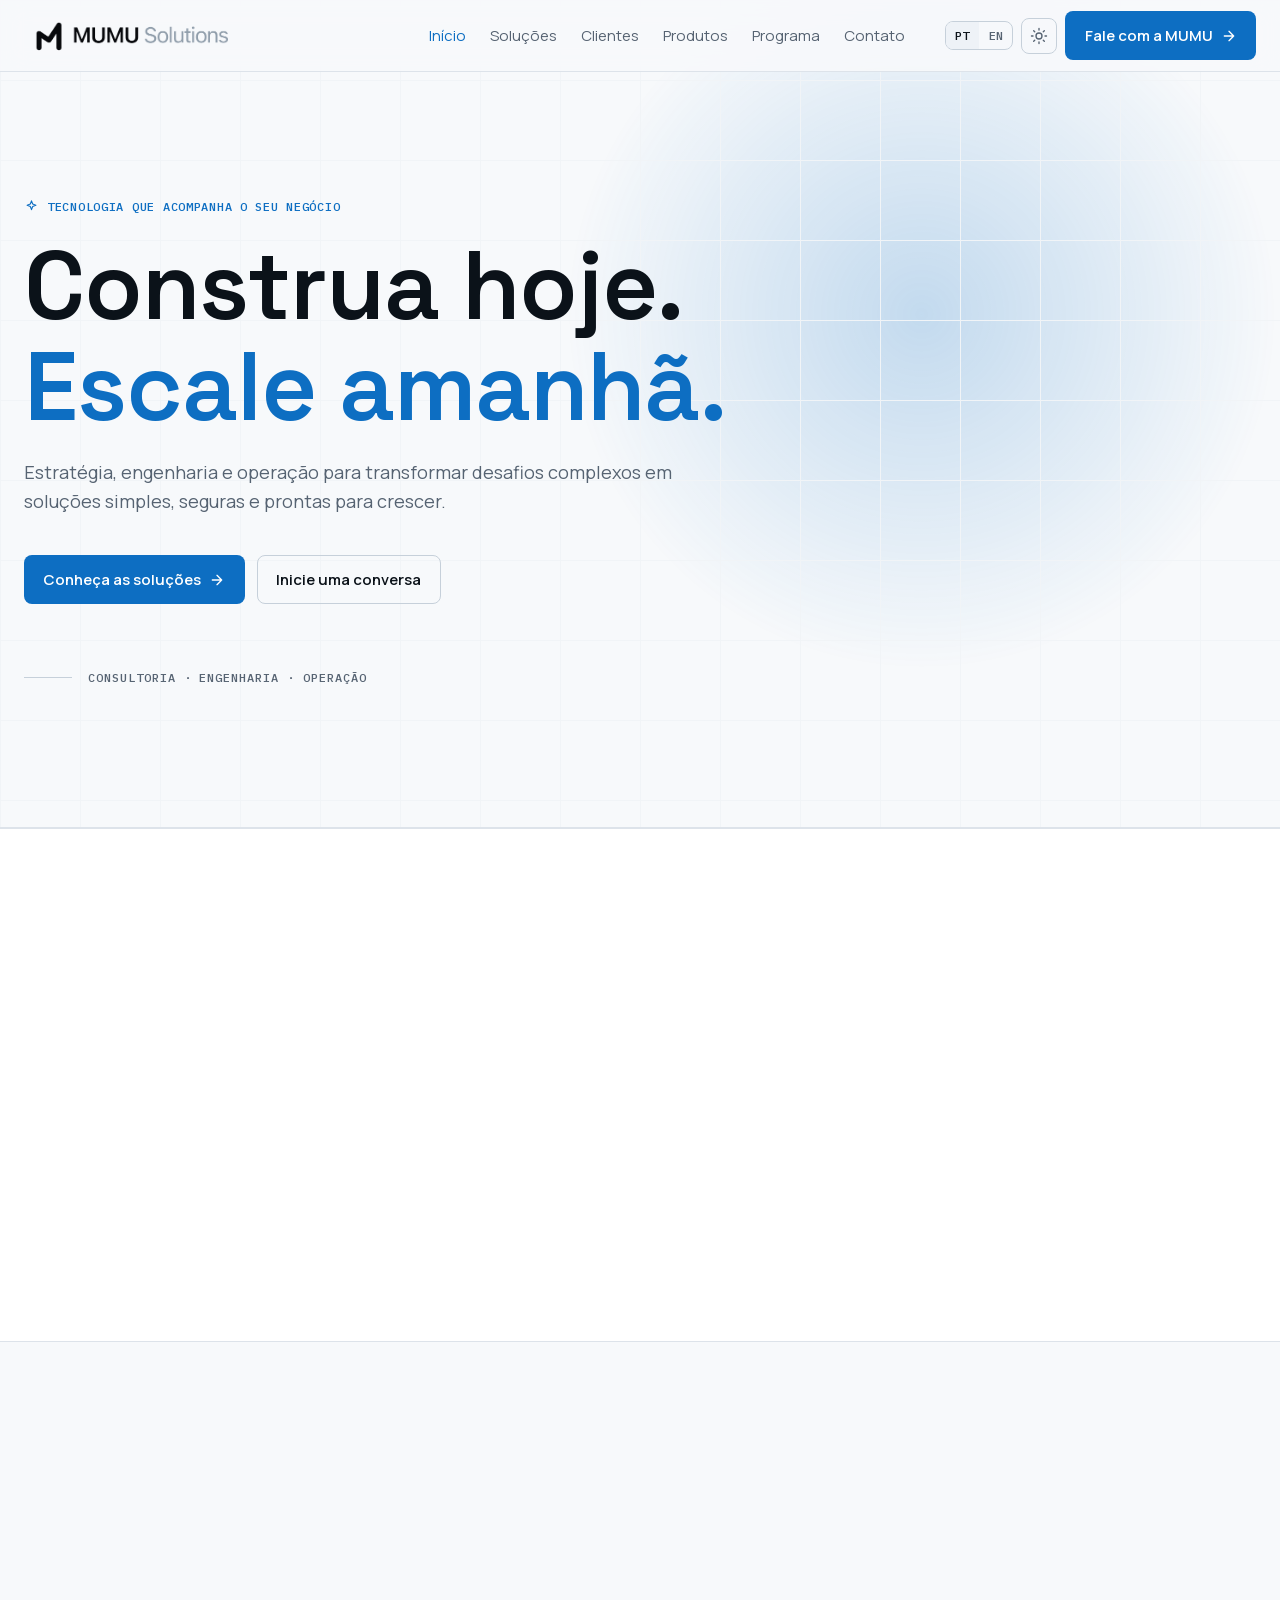
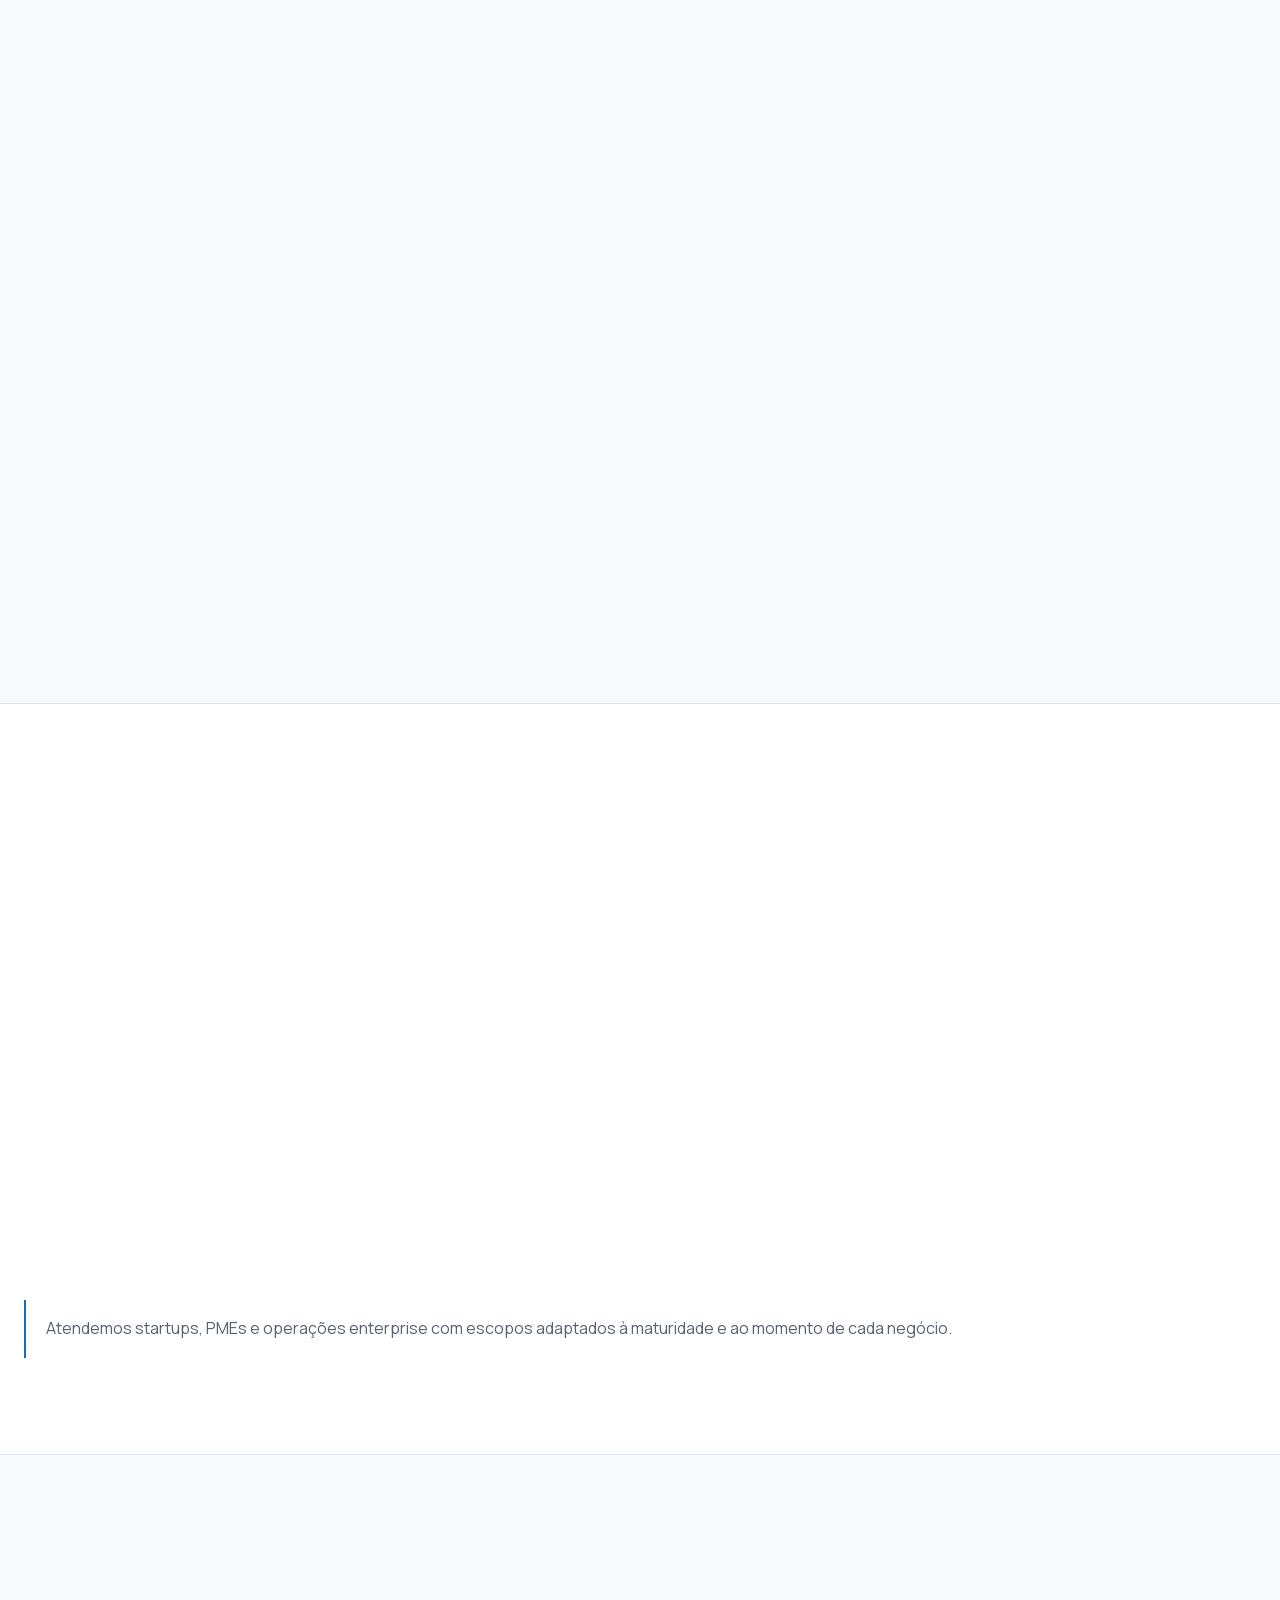
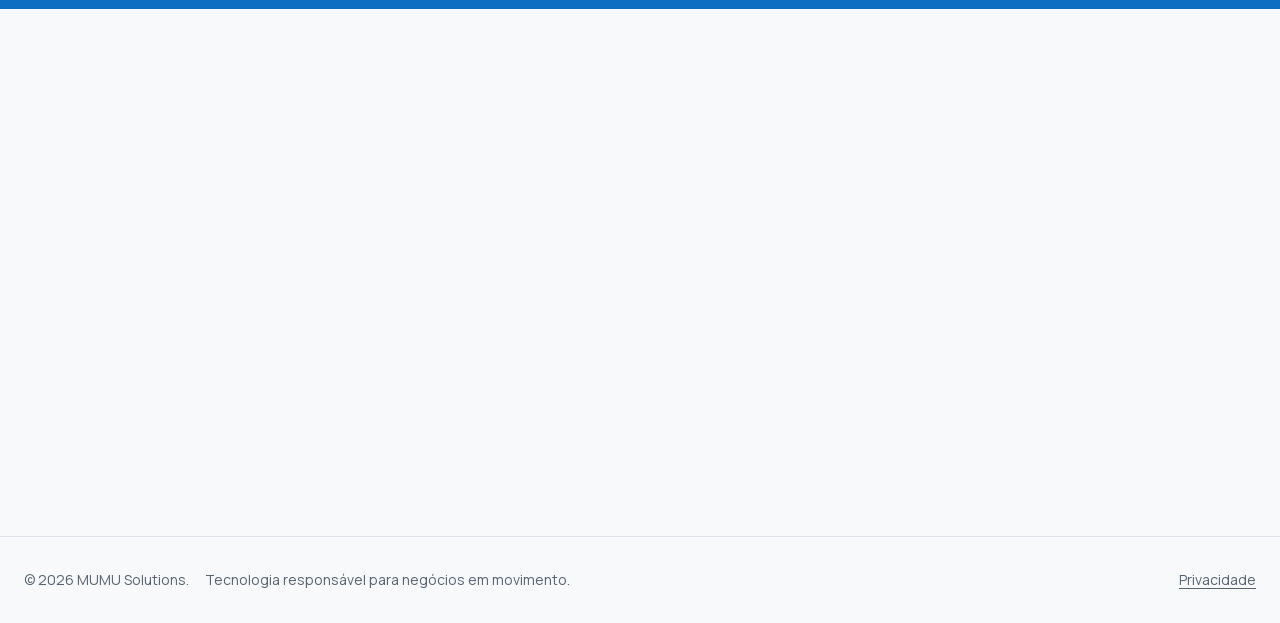
<file: index.html>
<!DOCTYPE html>
<!--
  MUMU Solutions — institutional site
  Static HTML/CSS/JS. No build step, no dependencies. Two scripts come from
  another host: the Cloudflare Web Analytics beacon (injected at the edge) and
  the Google AdSense loader. Both are named in the CSP and in the privacy
  dialog, and nothing else off-host is allowed to load.

  Structure
    <style>   design tokens -> base -> per-section blocks, in document order
    <body>    header / sections (home, about, solutions, industries, products,
              program, contact) / footer / privacy dialog
    <script>  theme, language, navigation, reveal-on-scroll

  Two invariants to keep when editing:
    1. Every visible string exists twice: data-lang="pt" and data-lang="en"
       siblings. A lone one disappears when the visitor switches language.
    2. Every CSS token is declared in BOTH :root and html[data-theme="light"].
       A token in only one block makes that theme fall back silently.

  Check both with:  python3 ~/.claude/skills/static-site-audit/scripts/audit_site.py .
-->
<!-- brand-version: 1.1.0 — logo, favicons and share image are copied
     verbatim from mumu-solutions/mumu-branding dist/assets and dist/brand-kit at that tag. See
     images/brand/MANIFEST.json for what generated each file. -->
<html lang="pt-BR" data-theme="dark">
<head>
<meta charset="UTF-8">
<meta name="viewport" content="width=device-width, initial-scale=1">

<!-- Content Security Policy. Must stay near the top of <head>: a meta CSP only
     governs what is fetched after it is parsed.

     default-src is 'none', so anything not named below is denied rather than
     inherited. Every type this page actually loads has its own directive; there
     is no media, no iframe, no worker and no manifest to allow.

     script-src and style-src carry a sha256 of each inline block, and no
     'unsafe-inline' anywhere. Edit any <script> or the <style> and its hash
     changes — the browser then refuses that block, which for style-src means the
     page renders completely unstyled. tools/check_csp_hashes.py recomputes both
     and the deploy workflow fails on a mismatch. Do not hand-edit the hashes:

         python3 tools/check_csp_hashes.py --fix

     That guard is what makes hashing the stylesheet safe. Without it, hashing
     23 KB of hand-edited CSS would be reckless — the failure is silent, total,
     and months could pass before anyone noticed.

     Hashes cannot cover style="..." attributes, only 'unsafe-inline' can, which
     would in turn be ignored the moment a hash is present. So the two former
     style="margin-top:0" attributes became the .lead-flush class. Keep it that
     way: a new style attribute anywhere on this page will silently not apply.

     cloudflareinsights.com is allowed because the privacy section says Web
     Analytics runs. It IS injected — a Lighthouse run shows Cloudflare adding
     beacon.min.js (10.2 KB, ~289 ms) at the edge, even though it appears
     nowhere in this file. An earlier version of this comment said it was not
     injected; that was wrong and the CSP entry is load-bearing, not a
     precaution. It is now the site's only analytics: Google Analytics was
     removed in 1.5.0, leaving the cookieless Cloudflare beacon as the single
     measurement path.

     AdSense is NOT loaded here. The tag was removed in 1.7.0 because it cost
     about 20 points of Lighthouse performance and 2.3s of mobile LCP while
     rendering nothing — frame-src is closed, so every ad frame was blocked by
     this very policy. Measured on the live site, same URL, blocking only the
     ad hosts: performance 74.7 -> 94.5, LCP 4831ms -> 2521ms, TBT 68ms -> 0.

     The ownership meta and ads.txt stay, because the account is still awaiting
     approval and both are how Google verifies the domain. ADSENSE.md has the
     exact steps to put the loader back.

     frame-ancestors is deliberately ABSENT from this policy, and must not be
     added back: browsers ignore it in a meta CSP, so listing it here only ever
     looked protective. It lived here until 1.8.0, and the site was framable
     that whole time. It is now a Cloudflare response header, present on every
     response including the error pages, where it actually blocks framing.
     tools/check_security.py asserts this meta does NOT carry it, and
     tools/check_live.sh asserts the real header does. See SECURITY-HEADERS.md.

     The rest cannot be expressed here at all — HSTS, X-Content-Type-Options,
     COOP, COEP, CORP and the HTTP->HTTPS redirect are response headers or infra.
     See SECURITY-HEADERS.md for the Cloudflare side. -->
<meta http-equiv="Content-Security-Policy" content="default-src 'none'; base-uri 'self'; object-src 'none'; form-action 'self'; img-src 'self'; font-src 'self'; style-src 'self' 'sha256-u1rF+gBQKm/E9ydjFjyHyHUXrpiFMne2IlD18TnF8OQ='; script-src 'self' 'sha256-4Ujx3wWgCFYHdDZdnzUwDF9UEooXQmQgLOSq/F3eP+U=' 'sha256-zkNfEK02bw+wJAKp74YAAOsgs1CgkqopHDj97A+iVyA=' https://static.cloudflareinsights.com; connect-src 'self' https://cloudflareinsights.com; upgrade-insecure-requests">

<!-- Referrer-Policy. The meta form is honoured by browsers; the header form is
     set in Cloudflare too, so a scanner sees it. -->
<meta name="referrer" content="strict-origin-when-cross-origin">

<!-- The <title> is the search result, so it names the category someone would
     actually type. og:title below keeps the slogan, because a share in
     WhatsApp or LinkedIn is brand context, not a search query. -->
<title>MUMU Solutions — Consultoria e engenharia de tecnologia</title>
<meta name="description" content="Consultoria, engenharia, cloud e segurança para empresas prontas para crescer. Estratégia e execução que transformam desafios em soluções que escalam.">
<meta name="author" content="MUMU Solutions">
<!-- Ownership check for AdSense: it proves this domain belongs to the
     publisher account, independently of the loader script further down. It
     stays even after the site is verified — removing it can un-verify the
     domain. Not a duplicate of ads.txt, which answers a different question
     (who may sell this inventory) for a different reader (ad buyers). -->
<meta name="google-adsense-account" content="ca-pub-1351604242843112">
<!-- Mirrors the VERSION file so the deployed build is identifiable without
     guessing from a commit: curl the page and read it. The two must agree —
     tools/check_version.py enforces that on every deploy. Do not edit this by
     hand; edit VERSION and run the script with --sync. -->
<meta name="version" content="1.8.3">
<link rel="canonical" href="https://mumu.solutions/">
<!-- No hreflang alternates on purpose. Both languages live in this one
     document, so ?lang=en is the same URL with the same canonical — an
     hreflang pair pointing at it would not be reciprocal and search engines
     ignore non-reciprocal annotations. ?lang=en still works as a shareable
     link for the English version. If English ever needs to rank on its own,
     it needs a real second document (/en/), not an annotation. -->
<meta name="robots" content="index, follow, max-image-preview:large">
<meta name="color-scheme" content="dark light">
<meta name="theme-color" content="#07090c" media="(prefers-color-scheme: dark)">
<meta name="theme-color" content="#f7f9fb" media="(prefers-color-scheme: light)">

<meta property="og:type" content="website">
<meta property="og:site_name" content="MUMU Solutions">
<meta property="og:locale" content="pt_BR">
<meta property="og:locale:alternate" content="en_US">
<meta property="og:title" content="MUMU Solutions — Tecnologia para crescer">
<meta property="og:description" content="Estratégia, engenharia e operação para transformar desafios complexos em soluções simples, seguras e prontas para crescer.">
<meta property="og:url" content="https://mumu.solutions/">
<meta property="og:image" content="https://mumu.solutions/images/brand/og-pt.png">
<meta property="og:image:width" content="1200">
<meta property="og:image:height" content="630">
<meta property="og:image:alt" content="MUMU Solutions — Construa hoje. Escale amanhã.">
<meta name="twitter:card" content="summary_large_image">
<meta name="twitter:title" content="MUMU Solutions — Tecnologia para crescer">
<meta name="twitter:description" content="Estratégia, engenharia e operação para transformar desafios complexos em soluções simples, seguras e prontas para crescer.">
<meta name="twitter:image" content="https://mumu.solutions/images/brand/og-pt.png">
<meta name="twitter:image:alt" content="MUMU Solutions — Construa hoje. Escale amanhã.">

<!-- Generated by the brand repo from brand/source/logo/mark-ascend.svg and
     copied in verbatim; sizes come from brand/tokens/formats.yaml, which
     registers PNG at 16/32/48, and the v0.4.0 brand kit adds a real
     multi-resolution .ico for the browser tab. -->
<link rel="icon" href="images/brand/favicon.ico" sizes="any">
<link rel="icon" type="image/png" sizes="16x16" href="images/brand/favicon-16.png">
<link rel="icon" type="image/png" sizes="32x32" href="images/brand/favicon-32.png">
<link rel="icon" type="image/png" sizes="48x48" href="images/brand/favicon-48.png">
<link rel="apple-touch-icon" sizes="180x180" href="images/brand/apple-touch-icon-180.png">
<link rel="sitemap" type="application/xml" href="sitemap.xml">

<!-- Fonts are self-hosted: no third-party request, no DNS/TLS round trip.
     The markup now reaches no other host at all. Cloudflare injects one at
     the edge, its Web Analytics beacon, which is why cloudflareinsights.com
     is in the CSP without appearing anywhere in this file. Do not "clean up"
     that entry. The privacy notice describes it. -->
<link rel="preload" href="fonts/manrope-latin.woff2" as="font" type="font/woff2" crossorigin>
<link rel="preload" href="fonts/space-grotesk-600-latin.woff2" as="font" type="font/woff2" crossorigin>
<!-- All three faces are preloaded, and the mono one earns it: .eyebrow is the
     first line of the hero, above the fold, and .switch button is the PT/EN
     control in the header. Without this line the browser cannot know it needs
     the file until it has parsed the stylesheet and matched those rules, which
     put it at the end of a request chain — Lighthouse measured 622 ms of
     critical-path latency with this file at the tail. A preload is only waste
     when the font is not needed early; here it is. -->
<link rel="preload" href="fonts/ibm-plex-mono-500-latin.woff2" as="font" type="font/woff2" crossorigin>


<script>
  /* Runs before first paint so the page never flashes the wrong theme or language. */
  (function () {
    var d = document.documentElement;
    try {
      var t = localStorage.getItem('mumu-theme');
      d.dataset.theme = t || (matchMedia('(prefers-color-scheme: light)').matches ? 'light' : 'dark');
      /* pt-BR is the default language of this site. English is a choice the
         visitor makes (the EN button, or ?lang=en), and it is remembered —
         the browser's locale never decides for them, so the page a Brazilian
         visitor lands on is always the Portuguese one. */
      var q = new URLSearchParams(location.search).get('lang');
      var stored = localStorage.getItem('mumu-lang');
      var l = (q === 'en' || q === 'pt') ? q
            : (stored === 'en' || stored === 'pt') ? stored
            : 'pt';
      /* data-language, not data-lang: data-lang belongs to the content pairs
         and the CSS below hides every [data-lang] that is not active. On the
         root element that would blank the whole page until JS runs. */
      d.dataset.language = l;
      d.lang = l === 'en' ? 'en' : 'pt-BR';
    } catch (e) { d.dataset.theme = 'dark'; d.dataset.language = 'pt'; }
  })();
</script>

<style>
/* ------------------------------------------------------------------ fonts */
@font-face{font-family:Manrope;src:url(fonts/manrope-latin.woff2) format('woff2');font-weight:200 800;font-style:normal;font-display:swap;unicode-range:U+0000-00FF,U+0131,U+0152-0153,U+02BB-02BC,U+02C6,U+02DA,U+02DC,U+0304,U+0308,U+0329,U+2000-206F,U+20AC,U+2122,U+2191,U+2193,U+2212,U+2215,U+FEFF,U+FFFD}
@font-face{font-family:'Space Grotesk';src:url(fonts/space-grotesk-600-latin.woff2) format('woff2');font-weight:600;font-style:normal;font-display:swap;unicode-range:U+0000-00FF,U+0131,U+0152-0153,U+02BB-02BC,U+02C6,U+02DA,U+02DC,U+0304,U+0308,U+0329,U+2000-206F,U+20AC,U+2122,U+2191,U+2193,U+2212,U+2215,U+FEFF,U+FFFD}
@font-face{font-family:'IBM Plex Mono';src:url(fonts/ibm-plex-mono-500-latin.woff2) format('woff2');font-weight:500;font-style:normal;font-display:swap;unicode-range:U+0000-00FF,U+0131,U+0152-0153,U+02BB-02BC,U+02C6,U+02DA,U+02DC,U+0304,U+0308,U+0329,U+2000-206F,U+20AC,U+2122,U+2191,U+2193,U+2212,U+2215,U+FEFF,U+FFFD}

/* ----------------------------------------------------------------- tokens */
/* Each block declares the same key set, twice: hex, then the same colour in
   oklch for browsers that support it.
   The hex is canonical — that is brand decision D2 in mumu-solutions/mumu-branding
   — and every oklch value here is derived from the hex above it, never typed by
   hand, at the brand's precision floor (lightness 2dp, chroma 4dp, hue 2dp).
   Below that floor hex -> oklch -> hex stops round-tripping exactly.
   So the two branches now render the same colour; the @supports split is one
   colour expressed twice, not a second opinion about the palette.
   Check it with: python3 tools/brand_drift.py
   The alpha on --border/--border-strong is deliberate: the hex fallback is
   opaque, the oklch branch is translucent. */
:root{
  --bg-body:#07090c;
  --bg-surface:#0a0d11;
  --bg-card:#0d1117;
  --bg-chip:#0f171f;
  --fg:#f0f6fa;
  --fg-muted:#8f9daa;
  --primary:#3fa0ef;
  --primary-fg:#04070b;
  --border:#1c2530;
  --border-strong:#2a3644;
  --shadow:0 24px 60px -30px #000;
  --radius:.5rem;
  --maxw:80rem;
  --pad:1.5rem;
  --nav-h:4.5rem;
  --font-sans:Manrope,system-ui,-apple-system,'Segoe UI',sans-serif;
  --font-display:'Space Grotesk',Manrope,system-ui,sans-serif;
  --font-mono:'IBM Plex Mono',ui-monospace,SFMono-Regular,Menlo,monospace;
}
@supports (color:oklch(0% 0 0)){
  :root{
    --bg-body:oklch(13.86% 0.0077 255.5);
    --bg-surface:oklch(15.77% 0.0099 255.69);
    --bg-card:oklch(17.63% 0.014 258.36);
    --bg-chip:oklch(20.06% 0.0201 248.86);
    --fg:oklch(96.98% 0.0083 236.56);
    --fg-muted:oklch(68.91% 0.0249 246.17);
    --primary:oklch(68.49% 0.1472 246.91);
    --primary-fg:oklch(12.61% 0.0122 248.87);
    --border:oklch(26.1% 0.0244 253.72 / .7);
    --border-strong:oklch(32.81% 0.0297 252.59 / .8);
  }
}
html[data-theme="light"]{
  --bg-body:#f7f9fb;
  --bg-surface:#ffffff;
  --bg-card:#ffffff;
  --bg-chip:#eef2f7;
  --fg:#0b1219;
  --fg-muted:#566372;
  --primary:#0d6ec2;
  --primary-fg:#ffffff;
  --border:#dde3ea;
  --border-strong:#c6d0da;
  --shadow:0 24px 60px -34px #24344a40;
  --radius:.5rem;
  --maxw:80rem;
  --pad:1.5rem;
  --nav-h:4.5rem;
  --font-sans:Manrope,system-ui,-apple-system,'Segoe UI',sans-serif;
  --font-display:'Space Grotesk',Manrope,system-ui,sans-serif;
  --font-mono:'IBM Plex Mono',ui-monospace,SFMono-Regular,Menlo,monospace;
}
@supports (color:oklch(0% 0 0)){
  html[data-theme="light"]{
    --bg-body:oklch(98.12% 0.0034 247.86);
    --bg-surface:oklch(100% 0 0);
    --bg-card:oklch(100% 0 0);
    --bg-chip:oklch(95.95% 0.008 253.85);
    --fg:oklch(17.86% 0.0181 248.87);
    --fg-muted:oklch(49.43% 0.0289 252.11);
    --primary:oklch(53.4% 0.1537 251.84);
    --primary-fg:oklch(100% 0 0);
    --border:oklch(91.33% 0.0115 252.09);
    --border-strong:oklch(85.29% 0.0177 248.04);
  }
}

/* ------------------------------------------------------------------- base */
*,*::before,*::after{box-sizing:border-box}
html{scroll-behavior:smooth;-webkit-text-size-adjust:100%}
body{
  margin:0;background:var(--bg-body);color:var(--fg);
  font-family:var(--font-sans);font-size:1rem;line-height:1.6;
  -webkit-font-smoothing:antialiased;overflow-x:hidden;
}
h1,h2,h3{font-family:var(--font-display);font-weight:600;line-height:1.05;margin:0;letter-spacing:-.01em}
p{margin:0}
img{max-width:100%;height:auto}
svg{flex:none}
a{color:inherit;text-decoration:none;-webkit-tap-highlight-color:transparent}
:focus-visible{outline:2px solid var(--primary);outline-offset:3px;border-radius:2px}
.container{max-width:var(--maxw);margin:0 auto;padding:0 var(--pad)}
section{scroll-margin-top:var(--nav-h)}
.skip{position:absolute;left:-9999px;top:0;z-index:100;padding:.75rem 1rem;background:var(--primary);color:var(--primary-fg);border-radius:0 0 var(--radius) 0}
.skip:focus{left:0}

/* Language pairs: both languages ship in the HTML, CSS hides one.

   This used to read `[data-lang]:not(.on){display:none}`, with the .on class
   added by setLanguage() in the script before </body>. That meant all 154
   language elements — the whole hero, every section, the footer — started
   hidden and became visible only once that script ran, at the very end of the
   document. Two measurable costs:

     LCP  the <h1> could not paint until the JS had run, so the largest
          element was gated behind parsing the entire page first.
     CLS  154 elements went from display:none to visible in one frame,
          reflowing everything below them.

   The fix costs nothing, because the head script already sets
   data-language on <html> BEFORE first paint. Keying off that attribute
   means the correct language is painted immediately and never moves.

   Still written to only ever HIDE the inactive side, which is what the old
   :not(.on) form was protecting: the visible element keeps whatever display
   its own class gives it, so `.eyebrow{display:inline-flex}` still works.
   Two attribute selectors plus html outrank any single class. */
html[data-language="pt"] [data-lang="en"],
html[data-language="en"] [data-lang="pt"]{display:none}

.eyebrow{
  display:inline-flex;align-items:center;gap:.5rem;color:var(--primary);
  font-family:var(--font-mono);font-size:.75rem;font-weight:500;
  text-transform:uppercase;letter-spacing:.06em;margin:0 0 1.25rem;
}
.lead{color:var(--fg-muted);font-size:1.125rem;max-width:44rem;margin-top:1.25rem}
/* Was style="margin-top:0" on two paragraphs. A style attribute cannot be
   covered by a CSP hash — only 'unsafe-inline' allows it — so the two of them
   were the sole reason style-src had to stay open. Cheaper as a class. */
.lead.lead-flush{margin-top:0}
.section-head h2{font-size:clamp(2rem,4.5vw,3rem);max-width:52rem}
.btn{
  /* nowrap + no shrink: as a flex item the label was collapsing to two or
     three lines long before the header ran out of room */
  display:inline-flex;align-items:center;gap:.5rem;padding:.7rem 1.15rem;
  white-space:nowrap;flex:none;
  border:1px solid transparent;border-radius:var(--radius);
  font-family:inherit;font-size:.9375rem;font-weight:600;cursor:pointer;
  transition:transform .15s ease,background-color .15s ease,border-color .15s ease;
}
.btn:hover{transform:translateY(-1px)}
.btn-primary{background:var(--primary);color:var(--primary-fg)}
.btn-ghost{background:transparent;color:var(--fg);border-color:var(--border-strong)}
.btn-ghost:hover{border-color:var(--primary);color:var(--primary)}

/* ----------------------------------------------------------------- header */
.site-header{
  position:fixed;inset:0 0 auto;z-index:50;height:var(--nav-h);
  border-bottom:1px solid var(--border);
  background:color-mix(in srgb,var(--bg-body) 88%,transparent);
  backdrop-filter:blur(14px);
}
.site-header .container{display:flex;align-items:center;gap:1rem;height:100%}
/* Wordmark at 40px tall — the brand kit's site-header slot and its 40px
   minimum. USAGE.md says "SVG sempre que possível", and that qualifier fails
   here: the kit's wordmark SVG draws its text as live <text font-family="Space
   Grotesk, Manrope…"> with no embedded font, and an SVG used as a background
   image is isolated from this page's @font-face — measured, the brand faces
   substitute (Manrope's "Solutions" is 111.2px, what actually paints is 100px).
   The brand's own PNG export was rasterised server-side with the real faces, so
   it is the variant that shows the brand's typography. Revisit when the kit
   outlines its text.
   `-light-` is light ink for dark grounds, `-dark-` the reverse.
   Clear space is 0.25x the mark height (10px) on all sides. background-size
   uses `auto 40px` so the 248:48 artwork is never compressed. */
.brand{
  display:block;flex:none;width:206px;height:40px;padding:10px;box-sizing:content-box;
  background:url(images/brand/logo-wordmark-light-480.png) center/auto 40px no-repeat;
}
html[data-theme="light"] .brand{background-image:url(images/brand/logo-wordmark-dark-480.png)}
@media (min-resolution:1.5dppx){
  .brand{background-image:url(images/brand/logo-wordmark-light-960.png)}
  html[data-theme="light"] .brand{background-image:url(images/brand/logo-wordmark-dark-960.png)}
}
/* No small-screen shrink: logo.yaml's min_size_px is 40 and USAGE.md states it
   flatly. The 206px lockup plus clear space fits a 320px viewport. */
@media (max-width:420px){ .brand{padding:10px 8px} }
.nav{display:flex;align-items:center;gap:1.5rem;margin-left:auto}
.nav a{color:var(--fg-muted);font-size:.9375rem;transition:color .15s}
.nav a:hover,.nav a.active{color:var(--fg)}
.nav a.active{color:var(--primary)}
.header-tools{display:flex;align-items:center;gap:.5rem;margin-left:1.5rem}
.switch{display:flex;border:1px solid var(--border-strong);border-radius:var(--radius);overflow:hidden}
.switch button{
  padding:.35rem .6rem;background:transparent;border:0;cursor:pointer;
  color:var(--fg-muted);font-family:var(--font-mono);font-size:.75rem;font-weight:500;
}
.switch button[aria-pressed="true"]{background:var(--bg-chip);color:var(--fg)}
.icon-btn{
  display:grid;place-items:center;width:2.25rem;height:2.25rem;padding:0;
  background:transparent;color:var(--fg-muted);cursor:pointer;
  border:1px solid var(--border-strong);border-radius:var(--radius);
}
.icon-btn:hover{color:var(--fg)}
.menu-btn{display:none}
/* The wordmark lockup is wider than the old badge, so between roughly 1024
   and 1090px the CTA collided with the container edge. Retire it just above
   that band — "Contato" in the nav and the hero buttons both still lead there. */
@media (max-width:1119px){ .header-cta{display:none} }
@media (max-width:1023px){
  .nav{
    position:fixed;top:var(--nav-h);left:0;right:0;flex-direction:column;
    align-items:stretch;gap:0;margin:0;padding:.5rem var(--pad) 1.25rem;
    background:var(--bg-surface);border-bottom:1px solid var(--border);
    transform:translateY(-130%);transition:transform .25s ease;
  }
  .nav.open{transform:translateY(0)}
  .nav a{padding:.85rem 0;border-bottom:1px solid var(--border);font-size:1rem}
  .header-tools{margin-left:auto}
  .menu-btn{display:grid}
  .header-cta{display:none}
}
/* The wordmark can go on a narrow screen — the language switch cannot, or an
   English-speaking visitor on a phone has no way out of Portuguese. */
@media (max-width:479px){
  .switch button{padding:.35rem .45rem}
  .header-tools{gap:.35rem}
}

/* ------------------------------------------------------------------- hero */
#home{
  position:relative;display:flex;align-items:center;
  min-height:92svh;padding:calc(var(--nav-h) + 4rem) 0 5rem;
  border-bottom:1px solid var(--border);overflow:hidden;
}
.hero-grid{
  position:absolute;inset:0;opacity:.6;pointer-events:none;
  background-image:
    linear-gradient(to right,var(--border) 1px,transparent 1px),
    linear-gradient(to bottom,var(--border) 1px,transparent 1px),
    radial-gradient(circle at 72% 38%,var(--primary),transparent 34%);
  background-size:80px 80px,80px 80px,auto;
}
/* the same glow that reads as depth on black reads as a stain on white */
html[data-theme="light"] .hero-grid{opacity:.22}
/* the hero centres its container as a flex item, so it needs an explicit
   width or it shrinks to fit its text and drifts to the middle */
#home .container{position:relative;width:100%}
#home h1{font-size:clamp(2.75rem,8vw,6rem)}
#home h1 .accent{color:var(--primary)}
.hero-actions{display:flex;flex-wrap:wrap;gap:.75rem;margin-top:2.5rem}
.hero-note{
  display:flex;align-items:center;gap:1rem;margin-top:4rem;
  color:var(--fg-muted);font-family:var(--font-mono);font-size:.75rem;
  text-transform:uppercase;letter-spacing:.08em;
}
.hero-note::before{content:"";width:3rem;height:1px;background:var(--border-strong)}

/* --------------------------------------------------------------- sections */
.band{padding:6rem 0}
.band-surface{background:var(--bg-surface);border-block:1px solid var(--border)}
@media (max-width:767px){ .band{padding:4rem 0} }

/* manifesto */
.manifesto{display:grid;gap:3rem;grid-template-columns:1fr}
@media (min-width:900px){ .manifesto{grid-template-columns:1fr 1fr;gap:4rem} }
.manifesto h2{font-size:clamp(1.85rem,3.6vw,2.75rem)}
.points{list-style:none;margin:2.5rem 0 0;padding:0}
.points li{display:flex;align-items:center;gap:.85rem;padding:1.1rem 0;border-top:1px solid var(--border);font-weight:500}
.points li:last-child{border-bottom:1px solid var(--border)}
.points .dot{display:grid;place-items:center;width:1.75rem;height:1.75rem;border-radius:50%;background:var(--bg-chip);color:var(--primary)}

/* bordered grid: cards share hairlines instead of gaps */
.grid-cards{
  margin-top:3.5rem;display:grid;grid-template-columns:1fr;
  border:1px solid var(--border);border-radius:var(--radius);overflow:hidden;
}
.grid-cards.cols-2{grid-template-columns:1fr}
@media (min-width:768px){ .grid-cards.cols-2{grid-template-columns:1fr 1fr} }
@media (min-width:768px){ .grid-cards.cols-4{grid-template-columns:1fr 1fr} }
@media (min-width:1100px){ .grid-cards.cols-4{grid-template-columns:repeat(4,1fr)} }
@media (min-width:768px){ .grid-cards.cols-3{grid-template-columns:repeat(3,1fr)} }
.cell{padding:2rem;border-top:1px solid var(--border);background:var(--bg-card)}
.cell:first-child{border-top:0}
@media (min-width:768px){
  .grid-cards.cols-2 .cell:nth-child(-n+2),
  .grid-cards.cols-3 .cell:nth-child(-n+3){border-top:0}
  .grid-cards.cols-2 .cell:nth-child(2n),
  .grid-cards.cols-3 .cell:not(:nth-child(3n+1)),
  .grid-cards.cols-4 .cell:nth-child(2n){border-left:1px solid var(--border)}
  .grid-cards.cols-4 .cell:nth-child(-n+2){border-top:0}
}
@media (min-width:1100px){
  .grid-cards.cols-4 .cell{border-top:0;border-left:1px solid var(--border)}
  .grid-cards.cols-4 .cell:first-child{border-left:0}
}
.cell-top{display:flex;align-items:center;justify-content:space-between;color:var(--primary)}
.cell-num{color:var(--fg-muted);font-family:var(--font-mono);font-size:.75rem}
.cell h3{margin-top:2.5rem;font-size:1.375rem}
.cell p{margin-top:.85rem;color:var(--fg-muted);font-size:.9375rem}
.tags{display:flex;flex-wrap:wrap;gap:.5rem;margin-top:1.5rem}
.tag{padding:.3rem .7rem;border:1px solid var(--border-strong);border-radius:999px;color:var(--fg-muted);font-size:.75rem}
.note{
  margin-top:2rem;padding:1rem 0 1rem 1.25rem;border-left:2px solid var(--primary);
  color:var(--fg-muted);max-width:60rem;
}

/* products */
.products{
  margin-top:3.5rem;display:grid;gap:1rem;
  grid-template-columns:repeat(auto-fit,minmax(15rem,1fr));
}
.product{
  display:flex;flex-direction:column;min-height:17rem;padding:1.75rem;
  background:var(--bg-card);border:1px solid var(--border);border-radius:var(--radius);
}
/* Fixed gap, not `auto`: bottom-anchoring the text made each card's title sit
   wherever its own description ended, so a row of four had titles on two
   different baselines. Top-anchored, they line up and the slack falls below. */
.product .cell-top{margin-bottom:2.25rem}
.product p:last-child{margin-bottom:auto}
.chip{padding:.25rem .75rem;border:1px solid var(--border-strong);border-radius:999px;color:var(--fg-muted);font-size:.75rem}
.product .kicker{color:var(--primary);font-family:var(--font-mono);font-size:.75rem}
.product h3{margin-top:.6rem;font-size:1.5rem}
.product p{margin-top:.75rem;color:var(--fg-muted);font-size:.875rem}

/* program: inverted band */
#program{
  background:var(--primary);color:var(--primary-fg);
  --fg:var(--primary-fg);
  /* 90%, not 78%: on the light theme's #0d6ec2 band, 78% white composites to
     3.81:1 — under the 4.5 floor color.yaml commits to. 90% reaches 4.5:1. */
  --fg-muted:color-mix(in srgb,var(--primary-fg) 90%,transparent);
  --border:color-mix(in srgb,var(--primary-fg) 22%,transparent);
  --bg-card:transparent;
}
#program .eyebrow{color:var(--primary-fg)}          /* opacity .8 was 3.93:1 */
#program .cell-top{color:var(--primary-fg)}
#program .cell-num{font-size:1.5rem;font-family:var(--font-display);color:var(--primary-fg)}  /* opacity .55 was 2.65:1 on 01/02/03, which are content */

/* contact + footer */
#contact h2{font-size:clamp(2rem,5.5vw,3.75rem);max-width:46rem}
.contact-actions{display:flex;flex-wrap:wrap;gap:.75rem;margin-top:2.5rem}
.site-footer{border-top:1px solid var(--border);padding:2rem 0}
.site-footer .container{display:flex;flex-wrap:wrap;align-items:center;gap:.5rem 1rem;color:var(--fg-muted);font-size:.875rem}
.site-footer .spacer{margin-left:auto}
.linkish{background:none;border:0;padding:0;color:inherit;font:inherit;cursor:pointer;text-decoration:underline;text-underline-offset:3px}
.linkish:hover{color:var(--fg)}

/* privacy dialog */
dialog{
  max-width:38rem;max-height:min(85vh,44rem);overflow:auto;
  padding:2rem;color:var(--fg);
  background:var(--bg-card);border:1px solid var(--border-strong);
  border-radius:var(--radius);box-shadow:var(--shadow);
}
dialog::backdrop{background:#000a;backdrop-filter:blur(2px)}
dialog h2{font-size:1.5rem}
dialog p{margin-top:1.15rem;color:var(--fg-muted);font-size:.9375rem;line-height:1.65}
dialog strong{color:var(--fg);font-weight:600}
dialog code{font-family:var(--font-mono);font-size:.8125rem;color:var(--fg)}
dialog a{color:var(--primary);text-decoration:underline;text-underline-offset:3px}
dialog .updated{margin-top:1.5rem;font-size:.8125rem;opacity:.75}
dialog .btn{margin-top:1.5rem}

/* reveal on scroll — decorative only, and disabled for reduced motion */
.reveal{opacity:0;transform:translateY(20px);transition:opacity .5s ease,transform .5s ease}
.reveal.in{opacity:1;transform:none}
@media (prefers-reduced-motion:reduce){
  html{scroll-behavior:auto}
  .reveal{opacity:1;transform:none;transition:none}
  .btn:hover{transform:none}
}
</style>
</head>

<body>
<a class="skip" href="#main" data-lang="pt">Pular para o conteúdo</a>
<a class="skip" href="#main" data-lang="en">Skip to content</a>

<header class="site-header">
  <div class="container">
    <!-- The wordmark, not the mark: brand/tokens/logo.yaml assigns the
         horizontal lockup to the site-header slot and calls a monogram in a
         horizontal slot a misuse. Drawn as a CSS background so only the
         variant matching the active theme is ever downloaded; the accessible
         name comes from the UI strings table, in the visitor's language. -->
    <a class="brand" href="#home" aria-label="MUMU Solutions"></a>

    <nav class="nav" id="nav" aria-label="Principal">
      <a href="#home"><span data-lang="pt">Início</span><span data-lang="en">Home</span></a>
      <a href="#solutions"><span data-lang="pt">Soluções</span><span data-lang="en">Solutions</span></a>
      <a href="#industries"><span data-lang="pt">Clientes</span><span data-lang="en">Clients</span></a>
      <a href="#products"><span data-lang="pt">Produtos</span><span data-lang="en">Products</span></a>
      <a href="#program"><span data-lang="pt">Programa</span><span data-lang="en">Program</span></a>
      <a href="#contact"><span data-lang="pt">Contato</span><span data-lang="en">Contact</span></a>
    </nav>

    <div class="header-tools">
      <div class="switch" role="group" aria-label="Idioma / Language">
        <button type="button" id="langPt" aria-pressed="true" lang="pt-BR">PT</button>
        <button type="button" id="langEn" aria-pressed="false" lang="en">EN</button>
      </div>

      <button type="button" class="icon-btn" id="themeBtn" aria-label="Alternar tema claro e escuro">
        <svg id="themeIcon" width="18" height="18" viewBox="0 0 24 24" fill="none" stroke="currentColor" stroke-width="1.8" stroke-linecap="round" aria-hidden="true"><path d="M12 3a6 6 0 0 0 9 9 9 9 0 1 1-9-9Z"/></svg>
      </button>

      <a class="btn btn-primary header-cta" href="#contact">
        <span data-lang="pt">Fale com a MUMU</span><span data-lang="en">Talk to MUMU</span>
        <svg width="16" height="16" viewBox="0 0 24 24" fill="none" stroke="currentColor" stroke-width="2" stroke-linecap="round" stroke-linejoin="round" aria-hidden="true"><path d="M5 12h14m-7-7 7 7-7 7"/></svg>
      </a>

      <button type="button" class="icon-btn menu-btn" id="menuBtn" aria-controls="nav" aria-expanded="false" aria-label="Menu">
        <svg width="18" height="18" viewBox="0 0 24 24" fill="none" stroke="currentColor" stroke-width="1.8" stroke-linecap="round" aria-hidden="true"><path d="M3 6h18M3 12h18M3 18h18"/></svg>
      </button>
    </div>
  </div>
</header>

<main id="main">

  <!-- ============================================================ hero -->
  <section id="home">
    <div class="hero-grid" aria-hidden="true"></div>
    <div class="container">
      <p class="eyebrow" data-lang="pt">
        <svg width="15" height="15" viewBox="0 0 24 24" fill="none" stroke="currentColor" stroke-width="1.8" stroke-linejoin="round" aria-hidden="true"><path d="m12 3 1.9 5.1L19 10l-5.1 1.9L12 17l-1.9-5.1L5 10l5.1-1.9Z"/></svg>
        Tecnologia que acompanha o seu negócio
      </p>
      <p class="eyebrow" data-lang="en">
        <svg width="15" height="15" viewBox="0 0 24 24" fill="none" stroke="currentColor" stroke-width="1.8" stroke-linejoin="round" aria-hidden="true"><path d="m12 3 1.9 5.1L19 10l-5.1 1.9L12 17l-1.9-5.1L5 10l5.1-1.9Z"/></svg>
        Technology that moves with your business
      </p>

      <h1 data-lang="pt">Construa hoje.<br><span class="accent">Escale amanhã.</span></h1>
      <h1 data-lang="en">Build today.<br><span class="accent">Scale tomorrow.</span></h1>

      <p class="lead" data-lang="pt">Estratégia, engenharia e operação para transformar desafios complexos em soluções simples, seguras e prontas para crescer.</p>
      <p class="lead" data-lang="en">Strategy, engineering, and operations that turn complex challenges into simple, secure solutions built to grow.</p>

      <div class="hero-actions">
        <a class="btn btn-primary" href="#solutions">
          <span data-lang="pt">Conheça as soluções</span><span data-lang="en">Explore solutions</span>
          <svg width="16" height="16" viewBox="0 0 24 24" fill="none" stroke="currentColor" stroke-width="2" stroke-linecap="round" stroke-linejoin="round" aria-hidden="true"><path d="M5 12h14m-7-7 7 7-7 7"/></svg>
        </a>
        <a class="btn btn-ghost" href="#contact">
          <span data-lang="pt">Inicie uma conversa</span><span data-lang="en">Start a conversation</span>
        </a>
      </div>

      <p class="hero-note" data-lang="pt">Consultoria · Engenharia · Operação</p>
      <p class="hero-note" data-lang="en">Consulting · Engineering · Operations</p>
    </div>
  </section>

  <!-- ======================================================= manifesto -->
  <section id="about" class="band band-surface">
    <div class="container manifesto reveal">
      <div>
        <p class="eyebrow" data-lang="pt">Manifesto</p>
        <p class="eyebrow" data-lang="en">Manifesto</p>
        <h2 data-lang="pt">Tecnologia deve mover o negócio — não complicá-lo.</h2>
        <h2 data-lang="en">Technology should move business forward — not slow it down.</h2>
      </div>
      <div>
        <p class="lead lead-flush" data-lang="pt">A MUMU aproxima visão de negócio e execução técnica. Entramos no contexto, entendemos o que realmente importa e construímos uma base sustentável para cada etapa do crescimento.</p>
        <p class="lead lead-flush" data-lang="en">MUMU brings business vision and technical execution together. We understand the context, focus on what matters, and build a sustainable foundation for every stage of growth.</p>

        <ul class="points">
          <li>
            <span class="dot" aria-hidden="true"><svg width="14" height="14" viewBox="0 0 24 24" fill="none" stroke="currentColor" stroke-width="2.5" stroke-linecap="round" stroke-linejoin="round"><path d="M20 6 9 17l-5-5"/></svg></span>
            <span data-lang="pt">Seu negócio em primeiro lugar</span><span data-lang="en">Your business comes first</span>
          </li>
          <li>
            <span class="dot" aria-hidden="true"><svg width="14" height="14" viewBox="0 0 24 24" fill="none" stroke="currentColor" stroke-width="2.5" stroke-linecap="round" stroke-linejoin="round"><path d="M20 6 9 17l-5-5"/></svg></span>
            <span data-lang="pt">Soluções responsáveis desde o início</span><span data-lang="en">Responsible solutions from day one</span>
          </li>
          <li>
            <span class="dot" aria-hidden="true"><svg width="14" height="14" viewBox="0 0 24 24" fill="none" stroke="currentColor" stroke-width="2.5" stroke-linecap="round" stroke-linejoin="round"><path d="M20 6 9 17l-5-5"/></svg></span>
            <span data-lang="pt">Pronto para evoluir e escalar</span><span data-lang="en">Ready to evolve and scale</span>
          </li>
        </ul>
      </div>
    </div>
  </section>

  <!-- ======================================================== solutions -->
  <section id="solutions" class="band">
    <div class="container">
      <div class="section-head reveal">
        <p class="eyebrow" data-lang="pt">Soluções</p>
        <p class="eyebrow" data-lang="en">Solutions</p>
        <h2 data-lang="pt">Da estratégia à operação contínua.</h2>
        <h2 data-lang="en">From strategy to continuous operations.</h2>
        <p class="lead" data-lang="pt">Atuação modular para resolver uma necessidade específica ou acompanhar toda a jornada tecnológica da empresa.</p>
        <p class="lead" data-lang="en">Modular expertise for one critical need or the entire technology journey.</p>
      </div>

      <div class="grid-cards cols-2 reveal">
        <article class="cell">
          <div class="cell-top">
            <svg width="26" height="26" viewBox="0 0 24 24" fill="none" stroke="currentColor" stroke-width="1.7" stroke-linecap="round" stroke-linejoin="round" aria-hidden="true"><rect x="9" y="2" width="6" height="6" rx="1"/><rect x="2" y="16" width="6" height="6" rx="1"/><rect x="16" y="16" width="6" height="6" rx="1"/><path d="M5 16v-3h14v3M12 8v5"/></svg>
            <span class="cell-num">01</span>
          </div>
          <h3 data-lang="pt">Estratégia &amp; Arquitetura</h3>
          <h3 data-lang="en">Strategy &amp; Architecture</h3>
          <p data-lang="pt">Diagnóstico técnico, arquitetura as is / to be, qualidade de código e direcionamento para decisões com menor risco.</p>
          <p data-lang="en">Technical assessment, as-is / to-be architecture, code quality, and guidance for lower-risk decisions.</p>
          <div class="tags">
            <span class="tag" data-lang="pt">Assessment</span><span class="tag" data-lang="en">Assessment</span>
            <span class="tag" data-lang="pt">Arquitetura</span><span class="tag" data-lang="en">Architecture</span>
            <span class="tag" data-lang="pt">TechLead</span><span class="tag" data-lang="en">Tech Lead</span>
          </div>
        </article>

        <article class="cell">
          <div class="cell-top">
            <svg width="26" height="26" viewBox="0 0 24 24" fill="none" stroke="currentColor" stroke-width="1.7" stroke-linecap="round" stroke-linejoin="round" aria-hidden="true"><path d="m16 18 6-6-6-6M8 6l-6 6 6 6"/></svg>
            <span class="cell-num">02</span>
          </div>
          <h3 data-lang="pt">Produtos &amp; Integrações</h3>
          <h3 data-lang="en">Products &amp; Integrations</h3>
          <p data-lang="pt">Desenvolvimento de produtos web, mobile, APIs, integrações e soluções core alinhadas à realidade da operação.</p>
          <p data-lang="en">Web and mobile products, APIs, integrations, and core systems designed around real operations.</p>
          <div class="tags">
            <span class="tag" data-lang="pt">Web &amp; Mobile</span><span class="tag" data-lang="en">Web &amp; Mobile</span>
            <span class="tag" data-lang="pt">APIs</span><span class="tag" data-lang="en">APIs</span>
            <span class="tag" data-lang="pt">ETL</span><span class="tag" data-lang="en">ETL</span>
          </div>
        </article>

        <article class="cell">
          <div class="cell-top">
            <svg width="26" height="26" viewBox="0 0 24 24" fill="none" stroke="currentColor" stroke-width="1.7" stroke-linecap="round" stroke-linejoin="round" aria-hidden="true"><path d="M17.5 19H9a7 7 0 1 1 6.71-9h1.79a4.5 4.5 0 1 1 0 9Z"/><circle cx="12" cy="14" r="2"/></svg>
            <span class="cell-num">03</span>
          </div>
          <h3 data-lang="pt">Cloud &amp; Plataforma</h3>
          <h3 data-lang="en">Cloud &amp; Platform</h3>
          <p data-lang="pt">Infraestrutura cloud ou on-premise, automação, DevOps, SRE e FinOps para operar com eficiência e previsibilidade.</p>
          <p data-lang="en">Cloud or on-premise infrastructure, automation, DevOps, SRE, and FinOps for efficient, predictable operations.</p>
          <div class="tags">
            <span class="tag" data-lang="pt">Cloud</span><span class="tag" data-lang="en">Cloud</span>
            <span class="tag" data-lang="pt">SRE</span><span class="tag" data-lang="en">SRE</span>
            <span class="tag" data-lang="pt">FinOps</span><span class="tag" data-lang="en">FinOps</span>
          </div>
        </article>

        <article class="cell">
          <div class="cell-top">
            <svg width="26" height="26" viewBox="0 0 24 24" fill="none" stroke="currentColor" stroke-width="1.7" stroke-linecap="round" stroke-linejoin="round" aria-hidden="true"><rect x="3" y="11" width="18" height="11" rx="2"/><path d="M7 11V7a5 5 0 0 1 10 0v4"/></svg>
            <span class="cell-num">04</span>
          </div>
          <h3 data-lang="pt">Segurança &amp; Enterprise</h3>
          <h3 data-lang="en">Security &amp; Enterprise</h3>
          <p data-lang="pt">Segurança da informação, LGPD, PCI e soluções empresariais sob medida para processos e setores específicos.</p>
          <p data-lang="en">Information security, GDPR, PCI, and tailored enterprise solutions for specific processes and industries.</p>
          <div class="tags">
            <span class="tag" data-lang="pt">InfoSec</span><span class="tag" data-lang="en">InfoSec</span>
            <span class="tag" data-lang="pt">LGPD</span><span class="tag" data-lang="en">GDPR</span>
            <span class="tag" data-lang="pt">Enterprise</span><span class="tag" data-lang="en">Enterprise</span>
          </div>
        </article>
      </div>
    </div>
  </section>

  <!-- ======================================================= industries -->
  <section id="industries" class="band band-surface">
    <div class="container">
      <div class="section-head reveal">
        <p class="eyebrow" data-lang="pt">Clientes &amp; Nichos</p>
        <p class="eyebrow" data-lang="en">Clients &amp; Industries</p>
        <h2 data-lang="pt">Contexto de mercado importa.</h2>
        <h2 data-lang="en">Market context matters.</h2>
        <p class="lead" data-lang="pt">Combinamos fundamentos sólidos de engenharia com as prioridades de cada setor.</p>
        <p class="lead" data-lang="en">We combine sound engineering foundations with the priorities of each industry.</p>
      </div>

      <div class="grid-cards cols-4 reveal">
        <article class="cell">
          <div class="cell-top">
            <svg width="26" height="26" viewBox="0 0 24 24" fill="none" stroke="currentColor" stroke-width="1.7" stroke-linecap="round" stroke-linejoin="round" aria-hidden="true"><path d="M3 22h18M6 18v-7M10 18v-7M14 18v-7M18 18v-7M12 2 3 8h18Z"/></svg>
          </div>
          <h3 data-lang="pt">Finanças &amp; Fintech</h3>
          <h3 data-lang="en">Finance &amp; Fintech</h3>
          <p data-lang="pt">Segurança, integrações, rastreabilidade e operações críticas.</p>
          <p data-lang="en">Security, integrations, traceability, and mission-critical operations.</p>
        </article>

        <article class="cell">
          <div class="cell-top">
            <svg width="26" height="26" viewBox="0 0 24 24" fill="none" stroke="currentColor" stroke-width="1.7" stroke-linecap="round" stroke-linejoin="round" aria-hidden="true"><path d="M6 2 3 6v14a2 2 0 0 0 2 2h14a2 2 0 0 0 2-2V6l-3-4Z"/><path d="M3 6h18"/><path d="M16 10a4 4 0 0 1-8 0"/></svg>
          </div>
          <h3 data-lang="pt">Varejo &amp; Serviços</h3>
          <h3 data-lang="en">Retail &amp; Services</h3>
          <p data-lang="pt">Jornadas digitais, automação e sistemas conectados ao dia a dia.</p>
          <p data-lang="en">Digital journeys, automation, and systems connected to daily work.</p>
        </article>

        <article class="cell">
          <div class="cell-top">
            <svg width="26" height="26" viewBox="0 0 24 24" fill="none" stroke="currentColor" stroke-width="1.7" stroke-linecap="round" stroke-linejoin="round" aria-hidden="true"><path d="M19 14c1.49-1.46 3-3.21 3-5.5A5.5 5.5 0 0 0 16.5 3c-1.76 0-3 .5-4.5 2-1.5-1.5-2.74-2-4.5-2A5.5 5.5 0 0 0 2 8.5c0 2.3 1.5 4.05 3 5.5l7 7Z"/><path d="M3.5 12h4l1.5-3 2.5 6 2-4.5 1.5 1.5h5.5"/></svg>
          </div>
          <h3 data-lang="pt">Saúde &amp; Healthtech</h3>
          <h3 data-lang="en">Healthcare &amp; Healthtech</h3>
          <p data-lang="pt">Fluxos confiáveis, proteção de dados e evolução responsável.</p>
          <p data-lang="en">Reliable workflows, data protection, and responsible evolution.</p>
        </article>

        <article class="cell">
          <div class="cell-top">
            <svg width="26" height="26" viewBox="0 0 24 24" fill="none" stroke="currentColor" stroke-width="1.7" stroke-linecap="round" stroke-linejoin="round" aria-hidden="true"><path d="M2 20a2 2 0 0 0 2 2h16a2 2 0 0 0 2-2V8l-7 5V8l-7 5V4a2 2 0 0 0-2-2H4a2 2 0 0 0-2 2Z"/><path d="M17 18h1M12 18h1M7 18h1"/></svg>
          </div>
          <h3 data-lang="pt">Indústria &amp; Logística</h3>
          <h3 data-lang="en">Industry &amp; Logistics</h3>
          <p data-lang="pt">Integração, observabilidade e eficiência operacional em escala.</p>
          <p data-lang="en">Integration, observability, and operational efficiency at scale.</p>
        </article>
      </div>

      <p class="note" data-lang="pt">Atendemos startups, PMEs e operações enterprise com escopos adaptados à maturidade e ao momento de cada negócio.</p>
      <p class="note" data-lang="en">We work with startups, SMBs, and enterprise operations through engagements matched to each company’s maturity and moment.</p>
    </div>
  </section>

  <!-- ========================================================= products -->
  <section id="products" class="band">
    <div class="container">
      <div class="section-head reveal">
        <p class="eyebrow" data-lang="pt">Produtos</p>
        <p class="eyebrow" data-lang="en">Products</p>
        <h2 data-lang="pt">Portfólio SaaS em construção.</h2>
        <h2 data-lang="en">Our SaaS portfolio is taking shape.</h2>
        <p class="lead" data-lang="pt">Novos produtos digitais da MUMU serão apresentados aqui. Estrutura pronta para crescer com o portfólio.</p>
        <p class="lead" data-lang="en">New MUMU digital products will live here. The foundation is ready to grow with the portfolio.</p>
      </div>

      <div class="products reveal">
        <article class="product">
          <div class="cell-top">
            <svg width="26" height="26" viewBox="0 0 24 24" fill="none" stroke="currentColor" stroke-width="1.7" stroke-linecap="round" stroke-linejoin="round" aria-hidden="true"><path d="M17.5 19H9a7 7 0 1 1 6.71-9h1.79a4.5 4.5 0 1 1 0 9Z"/><path d="M9 13.5h1.8l1.1-2.2 1.6 4 1.2-2.3h1.8"/></svg>
            <span class="chip" data-lang="pt">Em operação</span><span class="chip" data-lang="en">In operation</span>
          </div>
          <span class="kicker">Assessment</span>
          <h3>MUMU Cloud Agent</h3>
          <p data-lang="pt">Painel de observação e controle multicloud.</p>
          <p data-lang="en">A multicloud observation and control panel.</p>
        </article>

        <article class="product">
          <div class="cell-top">
            <svg width="26" height="26" viewBox="0 0 24 24" fill="none" stroke="currentColor" stroke-width="1.7" stroke-linecap="round" stroke-linejoin="round" aria-hidden="true"><path d="M10 22V7a1 1 0 0 0-1-1H4a2 2 0 0 0-2 2v12a2 2 0 0 0 2 2h12a2 2 0 0 0 2-2v-5a1 1 0 0 0-1-1H2"/><rect x="14" y="2" width="8" height="8" rx="1"/></svg>
            <span class="chip" data-lang="pt">Em operação</span><span class="chip" data-lang="en">In operation</span>
          </div>
          <span class="kicker">SSO</span>
          <h3>MUMU SA-N</h3>
          <p data-lang="pt">Identidade centralizada como serviço: autenticação, single sign-on e políticas de autorização emitidas e aplicadas em um único ponto, sobre as melhores ferramentas do mercado. Totalmente online.</p>
          <p data-lang="en">Centralized identity as a service: authentication, single sign-on, and authorization policies issued and enforced from one place, built on the market’s proven tooling. Fully online.</p>
        </article>

        <article class="product">
          <div class="cell-top">
            <svg width="26" height="26" viewBox="0 0 24 24" fill="none" stroke="currentColor" stroke-width="1.7" stroke-linecap="round" stroke-linejoin="round" aria-hidden="true"><path d="M10 22V7a1 1 0 0 0-1-1H4a2 2 0 0 0-2 2v12a2 2 0 0 0 2 2h12a2 2 0 0 0 2-2v-5a1 1 0 0 0-1-1H2"/><rect x="14" y="2" width="8" height="8" rx="1"/></svg>
            <span class="chip" data-lang="pt">Vem aí</span><span class="chip" data-lang="en">Coming soon</span>
          </div>
          <span class="kicker">SaaS</span>
          <h3>MUMU Studio</h3>
          <p data-lang="pt">Suíte completa para fotógrafos publicarem seus trabalhos para clientes específicos: galerias privadas, compartilhamento com marca d’água, edição por IA e publicação em álbuns.</p>
          <p data-lang="en">A complete suite for photographers to publish their work for specific clients: private galleries, watermarked sharing, AI editing, and album publishing.</p>
        </article>

        <article class="product">
          <div class="cell-top">
            <svg width="26" height="26" viewBox="0 0 24 24" fill="none" stroke="currentColor" stroke-width="1.7" stroke-linecap="round" stroke-linejoin="round" aria-hidden="true"><path d="M10 22V7a1 1 0 0 0-1-1H4a2 2 0 0 0-2 2v12a2 2 0 0 0 2 2h12a2 2 0 0 0 2-2v-5a1 1 0 0 0-1-1H2"/><rect x="14" y="2" width="8" height="8" rx="1"/></svg>
            <span class="chip" data-lang="pt">Vem aí</span><span class="chip" data-lang="en">Coming soon</span>
          </div>
          <span class="kicker">SaaS</span>
          <h3>MUMU R2C</h3>
          <p data-lang="pt">CRM personalizável e portátil: roda em diferentes ambientes e mantém todo o histórico de cada cliente em um único lugar, sem dados espalhados entre ferramentas.</p>
          <p data-lang="en">A customizable, portable CRM: runs across different environments and keeps every customer’s history in a single place, with no data scattered across tools.</p>
        </article>

        <article class="product">
          <div class="cell-top">
            <svg width="26" height="26" viewBox="0 0 24 24" fill="none" stroke="currentColor" stroke-width="1.7" stroke-linecap="round" stroke-linejoin="round" aria-hidden="true"><path d="M10 22V7a1 1 0 0 0-1-1H4a2 2 0 0 0-2 2v12a2 2 0 0 0 2 2h12a2 2 0 0 0 2-2v-5a1 1 0 0 0-1-1H2"/><rect x="14" y="2" width="8" height="8" rx="1"/></svg>
            <span class="chip" data-lang="pt">Vem aí</span><span class="chip" data-lang="en">Coming soon</span>
          </div>
          <span class="kicker">Digital</span>
          <h3>MUMU Kite</h3>
          <p data-lang="pt">Gestão de perfis digitais online: cria e administra conteúdo para redes sociais, endomarketing com os colaboradores e presença de marca junto aos clientes.</p>
          <p data-lang="en">Online profile management: creates and runs content for social media, internal marketing with your people, and brand presence with clients.</p>
        </article>
      </div>
    </div>
  </section>

  <!-- ========================================================== program -->
  <section id="program" class="band">
    <div class="container">
      <div class="section-head reveal">
        <p class="eyebrow" data-lang="pt">Programa Startup Tech</p>
        <p class="eyebrow" data-lang="en">Startup Tech Program</p>
        <h2 data-lang="pt">Do zero ao dia a dia.</h2>
        <h2 data-lang="en">From zero to day-to-day.</h2>
        <p class="lead" data-lang="pt">Um programa estruturado para levar startups do conceito à operação sustentável, com tecnologia preparada para crescer.</p>
        <p class="lead" data-lang="en">A structured program that takes startups from concept to sustainable operations, with technology ready to grow.</p>
      </div>

      <div class="grid-cards cols-3 reveal">
        <article class="cell">
          <div class="cell-top"><span class="cell-num">01</span></div>
          <h3 data-lang="pt">Consultoria</h3>
          <h3 data-lang="en">Consulting</h3>
          <p data-lang="pt">Equipe, onboarding, arquitetura e políticas de segurança para construir sobre uma base confiável.</p>
          <p data-lang="en">Team, onboarding, architecture, and security policies for a dependable foundation.</p>
        </article>
        <article class="cell">
          <div class="cell-top"><span class="cell-num">02</span></div>
          <h3 data-lang="pt">Serviços</h3>
          <h3 data-lang="en">Services</h3>
          <p data-lang="pt">Soluções core, ambiente inicial, integrações, FinOps e liderança técnica sob demanda.</p>
          <p data-lang="en">Core solutions, initial environment, integrations, FinOps, and on-demand technical leadership.</p>
        </article>
        <article class="cell">
          <div class="cell-top"><span class="cell-num">03</span></div>
          <h3 data-lang="pt">Parcerias</h3>
          <h3 data-lang="en">Partnerships</h3>
          <p data-lang="pt">Operação, manutenção e uma rede de especialistas para sustentar a evolução contínua.</p>
          <p data-lang="en">Operations, maintenance, and a specialist network that supports continuous evolution.</p>
        </article>
      </div>
    </div>
  </section>

  <!-- ========================================================== contact -->
  <section id="contact" class="band">
    <div class="container reveal">
      <p class="eyebrow" data-lang="pt">Vamos conversar</p>
      <p class="eyebrow" data-lang="en">Let’s talk</p>
      <h2 data-lang="pt">Qual é o próximo desafio do seu negócio?</h2>
      <h2 data-lang="en">What is your next business challenge?</h2>
      <p class="lead" data-lang="pt">Conte o contexto. A MUMU ajuda a encontrar o caminho técnico mais responsável para avançar.</p>
      <p class="lead" data-lang="en">Share the context. MUMU will help find the most responsible technical path forward.</p>

      <div class="contact-actions">
        <a class="btn btn-primary" href="mailto:fale.com@mumu.solutions">
          <svg width="17" height="17" viewBox="0 0 24 24" fill="none" stroke="currentColor" stroke-width="1.8" stroke-linecap="round" stroke-linejoin="round" aria-hidden="true"><rect x="2" y="4" width="20" height="16" rx="2"/><path d="m22 7-10 6L2 7"/></svg>
          <span data-lang="pt">Enviar um e-mail</span><span data-lang="en">Send an email</span>
        </a>
        <a class="btn btn-ghost" href="https://www.linkedin.com/company/mumu-solutions/" target="_blank" rel="noopener">
          <svg width="17" height="17" viewBox="0 0 24 24" fill="currentColor" aria-hidden="true"><path d="M4.98 3.5a2.5 2.5 0 1 1 0 5 2.5 2.5 0 0 1 0-5ZM3 9h4v12H3V9Zm6 0h3.8v1.7h.05c.53-.95 1.83-1.95 3.76-1.95C20.4 8.75 22 10.9 22 14.1V21h-4v-6.1c0-1.45-.03-3.3-2.02-3.3-2.02 0-2.33 1.57-2.33 3.2V21H9V9Z"/></svg>
          <span data-lang="pt">Falar pelo LinkedIn</span><span data-lang="en">Talk on LinkedIn</span>
        </a>
      </div>
    </div>
  </section>

</main>

<footer class="site-footer">
  <div class="container">
    <span>© 2026 MUMU Solutions.</span>
    <span data-lang="pt">Tecnologia responsável para negócios em movimento.</span>
    <span data-lang="en">Responsible technology for businesses in motion.</span>
    <span class="spacer"></span>
    <button type="button" class="linkish" id="privacyBtn">
      <span data-lang="pt">Privacidade</span><span data-lang="en">Privacy</span>
    </button>
  </div>
</footer>

<dialog id="privacy">
  <h2 data-lang="pt">Sua privacidade, por princípio.</h2>
  <h2 data-lang="en">Privacy by principle.</h2>
  <p data-lang="pt"><strong>O site.</strong> Não escrevemos scripts de rastreamento próprios, e as fontes e as imagens são servidas pelo próprio domínio, sem CDNs de terceiros. O único serviço de fora é a Cloudflare, que entrega o domínio e mede o uso das páginas, descrita abaixo. Não exibimos anúncios.</p>
  <p data-lang="en"><strong>The site.</strong> We write no tracking scripts of our own, and fonts and images are served from this domain itself, with no third-party CDNs. The only outside service is Cloudflare, which delivers the domain and measures page use, described below. We show no advertising.</p>

  <p data-lang="pt"><strong>No seu dispositivo.</strong> De nossa parte, guardamos apenas a sua escolha de tema e de idioma, no armazenamento local do navegador. Esses dados não saem do seu dispositivo e podem ser apagados limpando os dados do site.</p>
  <p data-lang="en"><strong>On your device.</strong> On our side we store only your theme and language choice, in your browser’s local storage. That data never leaves your device, and clearing this site’s data removes it.</p>

  <p data-lang="pt"><strong>Cloudflare.</strong> O domínio é entregue pela Cloudflare, que atua como CDN e camada de segurança e, para isso, processa dados de conexão — incluindo o endereço IP. A Cloudflare também insere o Web Analytics, um script de medição carregado de <code>static.cloudflareinsights.com</code>. Segundo a documentação da Cloudflare, ele não usa cookies nem armazenamento local para fins de analytics, não faz fingerprinting e não acompanha visitantes entre sites; produz apenas números agregados: visitas, páginas mais acessadas, país, tipo de dispositivo, origem do acesso e métricas de desempenho.</p>
  <p data-lang="en"><strong>Cloudflare.</strong> This domain is delivered by Cloudflare, which acts as CDN and security layer and therefore processes connection data — including your IP address. Cloudflare also injects Web Analytics, a measurement script loaded from <code>static.cloudflareinsights.com</code>. Per Cloudflare’s documentation it uses no cookies or client-side storage for analytics, performs no fingerprinting, and does not follow visitors across sites; it produces aggregate figures only: visits, top pages, country, device type, referrer, and performance metrics.</p>


  <p data-lang="pt"><strong>Seus direitos.</strong> Não vendemos nem compartilhamos dados pessoais, e não exibimos publicidade. Esta página não grava cookies: a medição da Cloudflare não usa nenhum, e a sua escolha de tema e idioma fica só no seu navegador. Em conformidade com a LGPD e o GDPR, pedidos de acesso, correção ou exclusão podem ser enviados para <a href="mailto:fale.com@mumu.solutions">fale.com@mumu.solutions</a>.</p>
  <p data-lang="en"><strong>Your rights.</strong> We neither sell nor share personal data, and we show no advertising. This page sets no cookies: Cloudflare's measurement uses none, and your theme and language choice stays in your browser. In line with LGPD and GDPR, requests for access, correction, or deletion can be sent to <a href="mailto:fale.com@mumu.solutions">fale.com@mumu.solutions</a>.</p>

  <p class="updated" data-lang="pt">Atualizado em 21 de setembro de 2026.</p>
  <p class="updated" data-lang="en">Last updated 21 September 2026.</p>
  <button type="button" class="btn btn-primary" id="privacyClose">
    <span data-lang="pt">Fechar</span><span data-lang="en">Close</span>
  </button>
</dialog>

<!--
  Structured data. Only what is visible on this page is marked up here — no
  address, no phone, no opening hours, because none are published.

  The type is Organization, deliberately. ProfessionalService looks like the
  obvious fit for a consultancy, but schema.org deprecated it and files it
  under LocalBusiness, which promises a place customers visit. Add
  LocalBusiness (with address and geo) only when there is a real office.
-->
<script type="application/ld+json">
{
  "@context": "https://schema.org",
  "@graph": [
    {
      "@type": "Organization",
      "@id": "https://mumu.solutions/#organizacao",
      "name": "MUMU Solutions",
      "alternateName": "MUMU",
      "url": "https://mumu.solutions/",
      "logo": "https://mumu.solutions/images/brand/logo-mark-512.png",
      "image": "https://mumu.solutions/images/brand/og-pt.png",
      "description": "Consultoria, engenharia, cloud e segurança para empresas prontas para crescer.",
      "slogan": "Tecnologia para crescer",
      "email": "fale.com@mumu.solutions",
      "contactPoint": {
        "@type": "ContactPoint",
        "contactType": "sales",
        "email": "fale.com@mumu.solutions",
        "availableLanguage": [
          "pt-BR",
          "en"
        ]
      },
      "areaServed": {
        "@type": "Country",
        "name": "Brasil"
      },
      "knowsLanguage": [
        "pt-BR",
        "en"
      ],
      "knowsAbout": [
        "Arquitetura de software",
        "Qualidade de código",
        "Desenvolvimento web e mobile",
        "APIs e integrações",
        "Cloud e infraestrutura",
        "DevOps",
        "SRE",
        "FinOps",
        "Segurança da informação",
        "LGPD"
      ],
      "sameAs": [
        "https://www.linkedin.com/company/mumu-solutions/"
      ]
    },
    {
      "@type": "WebSite",
      "@id": "https://mumu.solutions/#site",
      "url": "https://mumu.solutions/",
      "name": "MUMU Solutions",
      "inLanguage": [
        "pt-BR",
        "en"
      ],
      "dateModified": "2026-09-14",
      "publisher": {
        "@id": "https://mumu.solutions/#organizacao"
      }
    },
    {
      "@type": "ItemList",
      "@id": "https://mumu.solutions/#produtos",
      "name": "Produtos MUMU Solutions",
      "url": "https://mumu.solutions/#products",
      "numberOfItems": 5,
      "itemListElement": [
        {
          "@type": "ListItem",
          "position": 1,
          "item": {
            "@type": "SoftwareApplication",
            "name": "MUMU Cloud Agent",
            "description": "Painel de observação e controle multicloud.",
            "applicationCategory": "BusinessApplication",
            "operatingSystem": "Web",
            "publisher": {
              "@id": "https://mumu.solutions/#organizacao"
            }
          }
        },
        {
          "@type": "ListItem",
          "position": 2,
          "item": {
            "@type": "SoftwareApplication",
            "name": "MUMU SA-N",
            "description": "Identidade centralizada como serviço: autenticação, single sign-on e políticas de autorização emitidas e aplicadas em um único ponto, sobre as melhores ferramentas do mercado. Totalmente online.",
            "applicationCategory": "SecurityApplication",
            "operatingSystem": "Web",
            "publisher": {
              "@id": "https://mumu.solutions/#organizacao"
            }
          }
        },
        {
          "@type": "ListItem",
          "position": 3,
          "item": {
            "@type": "SoftwareApplication",
            "name": "MUMU Studio",
            "description": "Suíte completa para fotógrafos publicarem seus trabalhos para clientes específicos: galerias privadas, compartilhamento com marca d’água, edição por IA e publicação em álbuns.",
            "applicationCategory": "MultimediaApplication",
            "operatingSystem": "Web",
            "publisher": {
              "@id": "https://mumu.solutions/#organizacao"
            }
          }
        },
        {
          "@type": "ListItem",
          "position": 4,
          "item": {
            "@type": "SoftwareApplication",
            "name": "MUMU R2C",
            "description": "CRM personalizável e portátil: roda em diferentes ambientes e mantém todo o histórico de cada cliente em um único lugar, sem dados espalhados entre ferramentas.",
            "applicationCategory": "BusinessApplication",
            "operatingSystem": "Web",
            "publisher": {
              "@id": "https://mumu.solutions/#organizacao"
            }
          }
        },
        {
          "@type": "ListItem",
          "position": 5,
          "item": {
            "@type": "SoftwareApplication",
            "name": "MUMU Kite",
            "description": "Gestão de perfis digitais online: cria e administra conteúdo para redes sociais, endomarketing com os colaboradores e presença de marca junto aos clientes.",
            "applicationCategory": "BusinessApplication",
            "operatingSystem": "Web",
            "publisher": {
              "@id": "https://mumu.solutions/#organizacao"
            }
          }
        }
      ]
    }
  ]
}
</script>

<script>
(function () {
  'use strict';
  var root = document.documentElement;

  /* ---------------------------------------------------------- language */
  /* Text that lives in an attribute can't be a data-lang pair, so it lives
     here. Anything a screen reader announces belongs in this table — a
     Portuguese-only aria-label on an English page is a half-translated site
     that only blind visitors experience. */
  var UI = {
    pt: {
      nav: 'Navegação principal',
      theme: 'Alternar entre tema claro e escuro',
      menuOpen: 'Abrir menu',
      menuClose: 'Fechar menu',
      brand: 'MUMU Solutions — ir para o início',
      privacy: 'Sua privacidade, por princípio.'
    },
    en: {
      nav: 'Main navigation',
      theme: 'Switch between light and dark theme',
      menuOpen: 'Open menu',
      menuClose: 'Close menu',
      brand: 'MUMU Solutions — go to the top',
      privacy: 'Privacy by principle.'
    }
  };
  var t = UI.pt;

  /* every element the code below touches, resolved once up front */
  var ptBtn = document.getElementById('langPt');
  var enBtn = document.getElementById('langEn');
  var themeBtn = document.getElementById('themeBtn');
  var themeIcon = document.getElementById('themeIcon');
  var brandLink = document.querySelector('.brand');
  var nav = document.getElementById('nav');
  var menuBtn = document.getElementById('menuBtn');
  var dlg = document.getElementById('privacy');

  var langHooks = [];
  function setLanguage(lang) {
    lang = lang === 'en' ? 'en' : 'pt';
    root.dataset.language = lang;
    root.lang = lang === 'en' ? 'en' : 'pt-BR';
    /* No per-element class toggling: setting data-language above is the whole
       switch, because the stylesheet keys off it. Touching 154 elements here
       was what forced every one of them to start hidden. */
    ptBtn.setAttribute('aria-pressed', String(lang === 'pt'));
    enBtn.setAttribute('aria-pressed', String(lang === 'en'));

    t = UI[lang];
    nav.setAttribute('aria-label', t.nav);
    brandLink.setAttribute('aria-label', t.brand);
    themeBtn.setAttribute('aria-label', t.theme);
    menuBtn.setAttribute('aria-label',
      menuBtn.getAttribute('aria-expanded') === 'true' ? t.menuClose : t.menuOpen);

    try { localStorage.setItem('mumu-lang', lang); } catch (e) {}
    langHooks.forEach(function (fn) { fn(lang); });
  }
  ptBtn.addEventListener('click', function () { setLanguage('pt'); });
  enBtn.addEventListener('click', function () { setLanguage('en'); });

  /* ------------------------------------------------------------- theme */
  var MOON = '<path d="M12 3a6 6 0 0 0 9 9 9 9 0 1 1-9-9Z"/>';
  var SUN = '<circle cx="12" cy="12" r="4"/><path d="M12 2v2m0 16v2M4.9 4.9l1.4 1.4m11.4 11.4 1.4 1.4M2 12h2m16 0h2M4.9 19.1l1.4-1.4M17.7 6.3l1.4-1.4"/>';
  function paintThemeIcon() { themeIcon.innerHTML = root.dataset.theme === 'light' ? SUN : MOON; }
  themeBtn.addEventListener('click', function () {
    root.dataset.theme = root.dataset.theme === 'light' ? 'dark' : 'light';
    try { localStorage.setItem('mumu-theme', root.dataset.theme); } catch (e) {}
    paintThemeIcon();
  });
  paintThemeIcon();

  /* -------------------------------------------------------- navigation */
  function closeMenu() {
    nav.classList.remove('open');
    menuBtn.setAttribute('aria-expanded', 'false');
    menuBtn.setAttribute('aria-label', t.menuOpen);
  }
  menuBtn.addEventListener('click', function () {
    var open = nav.classList.toggle('open');
    menuBtn.setAttribute('aria-expanded', String(open));
    menuBtn.setAttribute('aria-label', open ? t.menuClose : t.menuOpen);
  });
  document.addEventListener('keydown', function (e) { if (e.key === 'Escape') closeMenu(); });

  document.querySelectorAll('a[href^="#"]').forEach(function (a) {
    a.addEventListener('click', function () { closeMenu(); });
  });

  /* Active link tracking. An IntersectionObserver costs nothing per frame;
     a scroll listener reading offsetTop forces layout on every one. */
  var links = [].slice.call(nav.querySelectorAll('a[href^="#"]'));
  var spy = new IntersectionObserver(function (entries) {
    entries.forEach(function (e) {
      if (!e.isIntersecting) return;
      links.forEach(function (l) {
        l.classList.toggle('active', l.getAttribute('href') === '#' + e.target.id);
      });
    });
  }, { rootMargin: '-45% 0px -50% 0px' });
  document.querySelectorAll('main section[id]').forEach(function (s) { spy.observe(s); });

  /* ------------------------------------------------------------ reveal */
  var reveals = document.querySelectorAll('.reveal');
  if (matchMedia('(prefers-reduced-motion: reduce)').matches) {
    reveals.forEach(function (el) { el.classList.add('in'); });
  } else {
    var io = new IntersectionObserver(function (entries) {
      entries.forEach(function (e) {
        if (e.isIntersecting) { e.target.classList.add('in'); io.unobserve(e.target); }
      });
    }, { threshold: 0.12 });
    reveals.forEach(function (el) { io.observe(el); });
  }

  /* ----------------------------------------------------------- privacy */
  /* The dialog's accessible name has to follow the language too — its two
     <h2> siblings can't share one id, so label it from JS instead. */
  langHooks.push(function (lang) { dlg.setAttribute('aria-label', UI[lang].privacy); });
  document.getElementById('privacyBtn').addEventListener('click', function () {
    if (typeof dlg.showModal === 'function') { dlg.showModal(); } else { dlg.setAttribute('open', ''); }
  });
  document.getElementById('privacyClose').addEventListener('click', function () { dlg.close(); });
  dlg.addEventListener('click', function (e) { if (e.target === dlg) dlg.close(); });

  /* Last, so every hook above is registered and every element resolved:
     paint the whole UI in the active language. */
  setLanguage(root.dataset.language);
})();
</script>
</body>
</html>
</file>
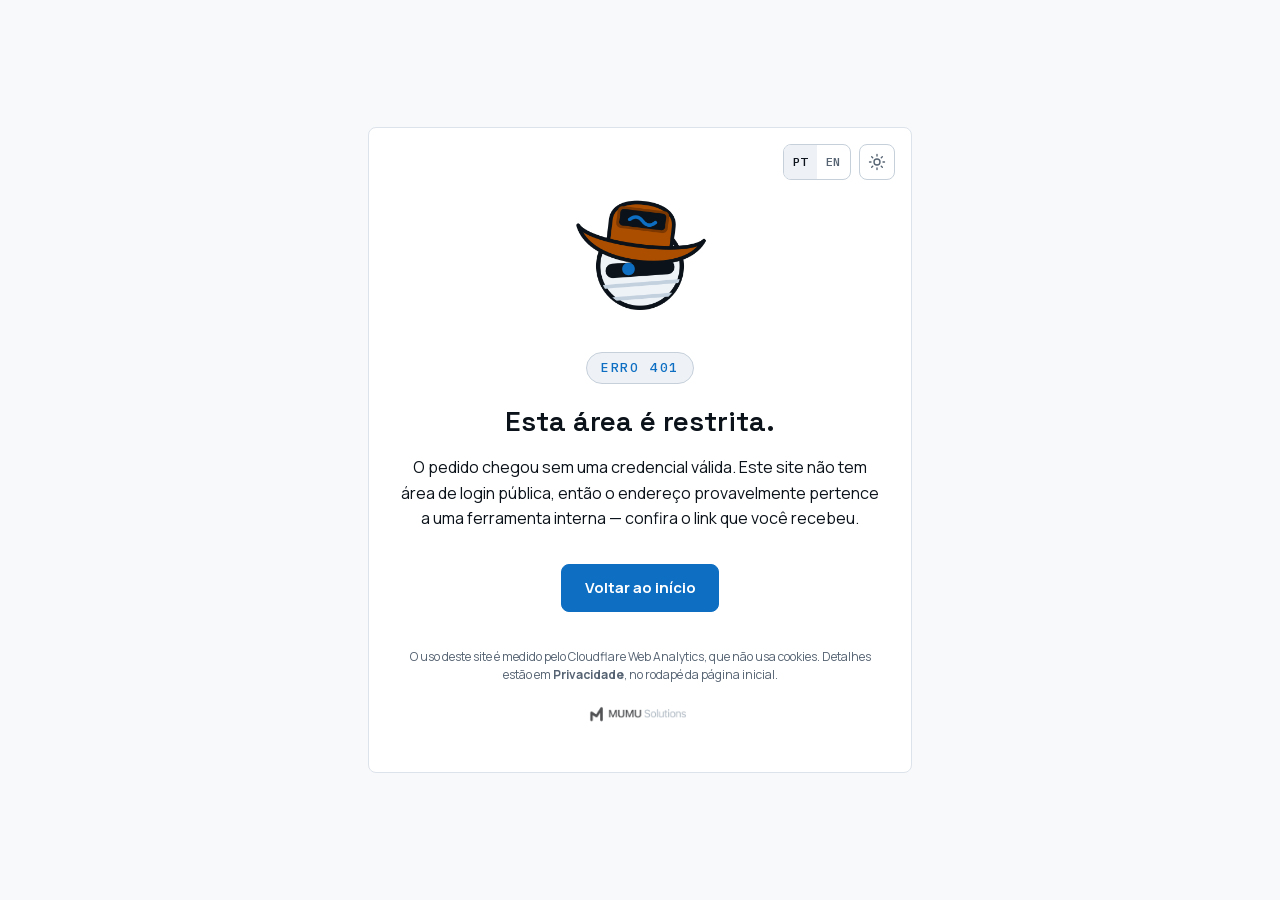
<file: error-401.html>
<!DOCTYPE html>
<!--
  401 — unauthorized. Sibling of 404.html; read the comment there for how the
  theme and language controls work and how these pages degrade without script.

  NOT served automatically. A static GitHub Pages origin never emits 401, so
  this page is reachable only by typing the URL or by Cloudflare Custom Pages
  pointing at it.

  The copy avoids telling anyone to "sign in": this site has no login, so that
  would be advice nobody can act on. A 401 reaching this domain almost
  certainly belongs to an internal tool, and the useful thing to say is that
  the public site is not where the credential is expected.
-->
<html lang="pt-BR" data-language="pt">
<head>
<meta charset="UTF-8">
<meta name="viewport" content="width=device-width, initial-scale=1">
<meta http-equiv="Content-Security-Policy" content="default-src 'none'; base-uri 'self'; object-src 'none'; form-action 'self'; img-src 'self'; font-src 'self'; style-src 'self'; script-src 'self'; upgrade-insecure-requests">
<meta name="referrer" content="strict-origin-when-cross-origin">

<title>401 — Acesso restrito · MUMU Solutions</title>
<meta name="title-pt" content="401 — Acesso restrito · MUMU Solutions">
<meta name="title-en" content="401 — Restricted area · MUMU Solutions">

<meta name="robots" content="noindex, follow">
<meta name="color-scheme" content="dark light">
<meta name="theme-color" content="#07090c" media="(prefers-color-scheme: dark)">
<meta name="theme-color" content="#f7f9fb" media="(prefers-color-scheme: light)">

<!-- Ownership check only; proves the domain, loads nothing. No ad loader
     here or on index.html — removed in 1.7.0, see ADSENSE.md. -->
<meta name="google-adsense-account" content="ca-pub-1351604242843112">

<link rel="icon" href="images/brand/favicon.ico" sizes="any">
<link rel="icon" type="image/png" sizes="32x32" href="images/brand/favicon-32.png">
<link rel="apple-touch-icon" sizes="180x180" href="images/brand/apple-touch-icon-180.png">
<link rel="stylesheet" href="error.css?v=1.8.3">
<script src="error.js?v=1.8.3"></script>
</head>
<body>

<main class="card">
  <div class="tools">
    <div class="switch" id="langGroup" role="group" aria-label="Idioma">
      <button type="button" id="langPt" aria-pressed="true" lang="pt-BR">PT</button>
      <button type="button" id="langEn" aria-pressed="false" lang="en">EN</button>
    </div>
    <button type="button" class="icon-btn" id="themeBtn" aria-label="Alternar tema claro e escuro">
      <svg id="themeIcon" width="18" height="18" viewBox="0 0 24 24" fill="none" stroke="currentColor" stroke-width="1.8" stroke-linecap="round" aria-hidden="true"><path d="M12 3a6 6 0 0 0 9 9 9 9 0 1 1-9-9Z"/></svg>
    </button>
  </div>

  <!-- "doubt" — the wave mark. A question about who you are, not a refusal. -->
  <picture>
    <source srcset="images/mumia/mumia-face-doubt-dark-256.png" media="(prefers-color-scheme: dark)">
    <img class="mascot" src="images/mumia/mumia-face-doubt-light-256.png" width="256" height="256"
         alt="MUMia, o mascote da MUMU Solutions, com uma onda no display do chapéu.">
  </picture>

  <span class="code" data-lang="pt">Erro 401</span>
  <span class="code" data-lang="en">Error 401</span>

  <div data-lang="pt">
    <h1>Esta área é restrita.</h1>
    <p class="say">O pedido chegou sem uma credencial válida. Este site não tem área de login pública, então o endereço provavelmente pertence a uma ferramenta interna — confira o link que você recebeu.</p>
    <a class="btn" href="/">Voltar ao início</a>
  </div>

  <div data-lang="en">
    <h1>This area is restricted.</h1>
    <p class="say">The request arrived without valid credentials. This site has no public sign-in, so the address most likely belongs to an internal tool — check the link you were given.</p>
    <a class="btn" href="/">Back home</a>
  </div>

  <!-- Cloudflare measures these pages at the edge and they have no privacy
       dialog of their own, so the disclosure has to be self-contained.
       Deliberately not a link into index.html's dialog: that dialog opens from
       a button, so a link would land the visitor on the home page with
       nothing showing. -->
  <p class="privacy-note" data-lang="pt">O uso deste site é medido pelo Cloudflare Web Analytics, que não usa cookies. Detalhes estão em <strong>Privacidade</strong>, no rodapé da página inicial.</p>
  <p class="privacy-note" data-lang="en">Use of this site is measured by Cloudflare Web Analytics, which sets no cookies. Details are under <strong>Privacy</strong>, in the home page footer.</p>
  <span class="wordmark" role="img" aria-label="MUMU Solutions"></span>
</main>

</body>
</html>
</file>
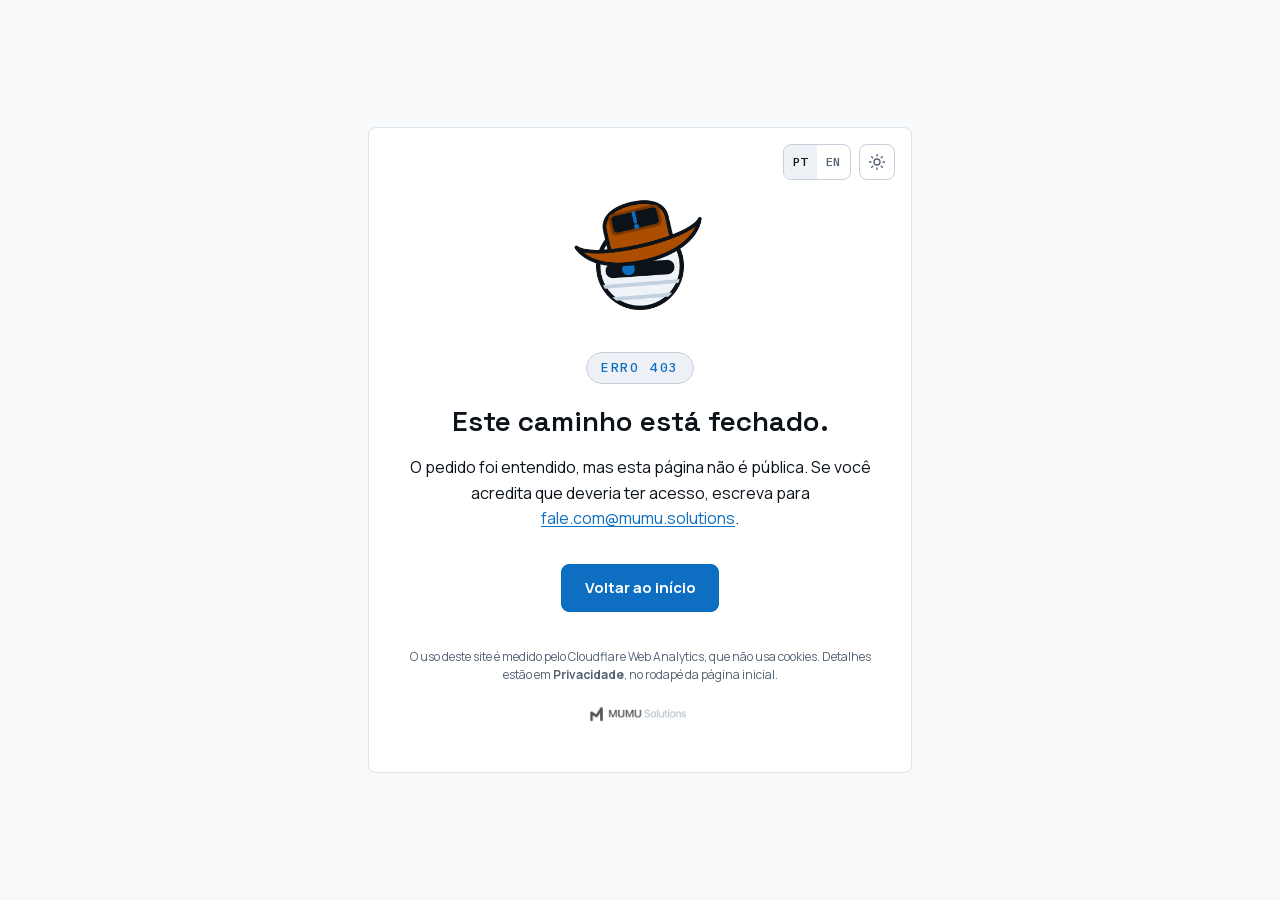
<file: error-403.html>
<!DOCTYPE html>
<!--
  403 — forbidden. Sibling of 404.html; read the comment there for how the
  theme and language controls work and how these pages degrade without script.

  NOT served automatically. A static GitHub Pages origin never emits 403, so
  this page is reachable only by typing the URL or by Cloudflare Custom Pages
  pointing at it.

  This is the one error page that keeps a contact address. 404 has somewhere
  to send you, 401 has a link to check, 500 is ours to fix — but a 403 is a
  decision, and writing to a person is the only way to change a decision.
-->
<html lang="pt-BR" data-language="pt">
<head>
<meta charset="UTF-8">
<meta name="viewport" content="width=device-width, initial-scale=1">
<meta http-equiv="Content-Security-Policy" content="default-src 'none'; base-uri 'self'; object-src 'none'; form-action 'self'; img-src 'self'; font-src 'self'; style-src 'self'; script-src 'self'; upgrade-insecure-requests">
<meta name="referrer" content="strict-origin-when-cross-origin">

<title>403 — Acesso negado · MUMU Solutions</title>
<meta name="title-pt" content="403 — Acesso negado · MUMU Solutions">
<meta name="title-en" content="403 — Access denied · MUMU Solutions">

<meta name="robots" content="noindex, follow">
<meta name="color-scheme" content="dark light">
<meta name="theme-color" content="#07090c" media="(prefers-color-scheme: dark)">
<meta name="theme-color" content="#f7f9fb" media="(prefers-color-scheme: light)">

<!-- Ownership check only; proves the domain, loads nothing. No ad loader
     here or on index.html — removed in 1.7.0, see ADSENSE.md. -->
<meta name="google-adsense-account" content="ca-pub-1351604242843112">

<link rel="icon" href="images/brand/favicon.ico" sizes="any">
<link rel="icon" type="image/png" sizes="32x32" href="images/brand/favicon-32.png">
<link rel="apple-touch-icon" sizes="180x180" href="images/brand/apple-touch-icon-180.png">
<link rel="stylesheet" href="error.css?v=1.8.3">
<script src="error.js?v=1.8.3"></script>
</head>
<body>

<main class="card">
  <div class="tools">
    <div class="switch" id="langGroup" role="group" aria-label="Idioma">
      <button type="button" id="langPt" aria-pressed="true" lang="pt-BR">PT</button>
      <button type="button" id="langEn" aria-pressed="false" lang="en">EN</button>
    </div>
    <button type="button" class="icon-btn" id="themeBtn" aria-label="Alternar tema claro e escuro">
      <svg id="themeIcon" width="18" height="18" viewBox="0 0 24 24" fill="none" stroke="currentColor" stroke-width="1.8" stroke-linecap="round" aria-hidden="true"><path d="M12 3a6 6 0 0 0 9 9 9 9 0 1 1-9-9Z"/></svg>
    </button>
  </div>

  <!-- "alert" — the bang mark. A firm stop, which is what 403 means: we know
       who you are and the answer is still no. -->
  <picture>
    <source srcset="images/mumia/mumia-face-alert-dark-256.png" media="(prefers-color-scheme: dark)">
    <img class="mascot" src="images/mumia/mumia-face-alert-light-256.png" width="256" height="256"
         alt="MUMia, o mascote da MUMU Solutions, com um sinal de exclamação no display do chapéu.">
  </picture>

  <span class="code" data-lang="pt">Erro 403</span>
  <span class="code" data-lang="en">Error 403</span>

  <div data-lang="pt">
    <h1>Este caminho está fechado.</h1>
    <p class="say">O pedido foi entendido, mas esta página não é pública. Se você acredita que deveria ter acesso, escreva para <a href="mailto:fale.com@mumu.solutions">fale.com@mumu.solutions</a>.</p>
    <a class="btn" href="/">Voltar ao início</a>
  </div>

  <div data-lang="en">
    <h1>This path is closed.</h1>
    <p class="say">The request was understood, but this page isn’t public. If you believe you should have access, write to <a href="mailto:fale.com@mumu.solutions">fale.com@mumu.solutions</a>.</p>
    <a class="btn" href="/">Back home</a>
  </div>

  <!-- Cloudflare measures these pages at the edge and they have no privacy
       dialog of their own, so the disclosure has to be self-contained.
       Deliberately not a link into index.html's dialog: that dialog opens from
       a button, so a link would land the visitor on the home page with
       nothing showing. -->
  <p class="privacy-note" data-lang="pt">O uso deste site é medido pelo Cloudflare Web Analytics, que não usa cookies. Detalhes estão em <strong>Privacidade</strong>, no rodapé da página inicial.</p>
  <p class="privacy-note" data-lang="en">Use of this site is measured by Cloudflare Web Analytics, which sets no cookies. Details are under <strong>Privacy</strong>, in the home page footer.</p>
  <span class="wordmark" role="img" aria-label="MUMU Solutions"></span>
</main>

</body>
</html>
</file>
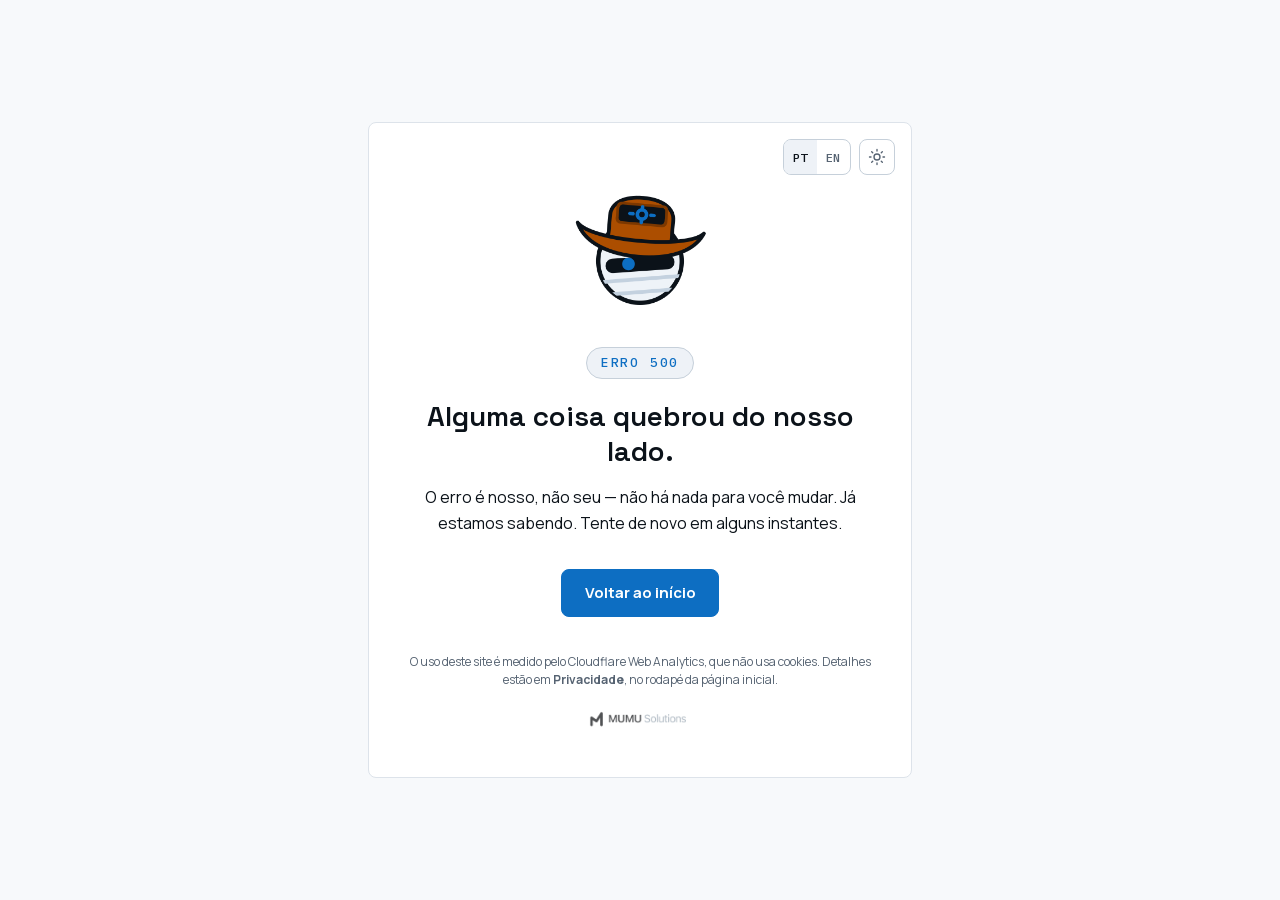
<file: error-500.html>
<!DOCTYPE html>
<!--
  500 — server error. Sibling of 404.html; read the comment there for how the
  theme and language controls work and how these pages degrade without script.

  NOT served automatically. GitHub Pages answers 5xx from its own error path
  and never reads this file, so it is reachable only by typing the URL or by
  Cloudflare Custom Pages pointing at it.

  No contact address here, deliberately. A 500 is ours to notice and ours to
  fix; asking the visitor to report it puts our monitoring on their shoulders,
  and an address on a page that appears when the server is unwell invites a
  mailbox full of duplicates of something we already know.

  Dependencies: this page exists for the moment something is already failing,
  so every request is another thing that can fail with it. All same-origin and
  all essential — error.css, error.js, two self-hosted fonts, two local
  images. Nothing off-origin at all, which is how it should stay: the Google
  Analytics tag lived here briefly and was the one dependency that could be
  dropped without the page getting worse. It was.
-->
<html lang="pt-BR" data-language="pt">
<head>
<meta charset="UTF-8">
<meta name="viewport" content="width=device-width, initial-scale=1">
<meta http-equiv="Content-Security-Policy" content="default-src 'none'; base-uri 'self'; object-src 'none'; form-action 'self'; img-src 'self'; font-src 'self'; style-src 'self'; script-src 'self'; upgrade-insecure-requests">
<meta name="referrer" content="strict-origin-when-cross-origin">

<title>500 — Erro no servidor · MUMU Solutions</title>
<meta name="title-pt" content="500 — Erro no servidor · MUMU Solutions">
<meta name="title-en" content="500 — Server error · MUMU Solutions">

<meta name="robots" content="noindex, follow">
<meta name="color-scheme" content="dark light">
<meta name="theme-color" content="#07090c" media="(prefers-color-scheme: dark)">
<meta name="theme-color" content="#f7f9fb" media="(prefers-color-scheme: light)">

<!-- Ownership check only; proves the domain, loads nothing. No ad loader
     here or on index.html — removed in 1.7.0, see ADSENSE.md. -->
<meta name="google-adsense-account" content="ca-pub-1351604242843112">

<link rel="icon" href="images/brand/favicon.ico" sizes="any">
<link rel="icon" type="image/png" sizes="32x32" href="images/brand/favicon-32.png">
<link rel="apple-touch-icon" sizes="180x180" href="images/brand/apple-touch-icon-180.png">
<link rel="stylesheet" href="error.css?v=1.8.3">
<script src="error.js?v=1.8.3"></script>
</head>
<body>

<main class="card">
  <div class="tools">
    <div class="switch" id="langGroup" role="group" aria-label="Idioma">
      <button type="button" id="langPt" aria-pressed="true" lang="pt-BR">PT</button>
      <button type="button" id="langEn" aria-pressed="false" lang="en">EN</button>
    </div>
    <button type="button" class="icon-btn" id="themeBtn" aria-label="Alternar tema claro e escuro">
      <svg id="themeIcon" width="18" height="18" viewBox="0 0 24 24" fill="none" stroke="currentColor" stroke-width="1.8" stroke-linecap="round" aria-hidden="true"><path d="M12 3a6 6 0 0 0 9 9 9 9 0 1 1-9-9Z"/></svg>
    </button>
  </div>

  <!-- "focus" — the target mark. The message is "we are on it", not "panic";
       alert is already carrying 403 and a 500 the visitor cannot act on should
       not read as an accusation. -->
  <picture>
    <source srcset="images/mumia/mumia-face-focus-dark-256.png" media="(prefers-color-scheme: dark)">
    <img class="mascot" src="images/mumia/mumia-face-focus-light-256.png" width="256" height="256"
         alt="MUMia, o mascote da MUMU Solutions, com um alvo no display do chapéu.">
  </picture>

  <span class="code" data-lang="pt">Erro 500</span>
  <span class="code" data-lang="en">Error 500</span>

  <div data-lang="pt">
    <h1>Alguma coisa quebrou do nosso lado.</h1>
    <p class="say">O erro é nosso, não seu — não há nada para você mudar. Já estamos sabendo. Tente de novo em alguns instantes.</p>
    <a class="btn" href="/">Voltar ao início</a>
  </div>

  <div data-lang="en">
    <h1>Something broke on our side.</h1>
    <p class="say">The error is ours, not yours — there’s nothing for you to change. We already know about it. Try again in a moment.</p>
    <a class="btn" href="/">Back home</a>
  </div>

  <!-- Cloudflare measures these pages at the edge and they have no privacy
       dialog of their own, so the disclosure has to be self-contained.
       Deliberately not a link into index.html's dialog: that dialog opens from
       a button, so a link would land the visitor on the home page with
       nothing showing. -->
  <p class="privacy-note" data-lang="pt">O uso deste site é medido pelo Cloudflare Web Analytics, que não usa cookies. Detalhes estão em <strong>Privacidade</strong>, no rodapé da página inicial.</p>
  <p class="privacy-note" data-lang="en">Use of this site is measured by Cloudflare Web Analytics, which sets no cookies. Details are under <strong>Privacy</strong>, in the home page footer.</p>
  <span class="wordmark" role="img" aria-label="MUMU Solutions"></span>
</main>

</body>
</html>
</file>
<file: error.css>
/* error.css — the shared stylesheet for 404/401/403/500.
 *
 * Why a file and not an inline <style> like index.html:
 * index.html hashes its inline blocks into the CSP, and tools/check_csp_hashes.py
 * regenerates those hashes on every edit. That tooling only ever looks at
 * index.html (PAGE = .../index.html). An inline block here would carry a
 * hand-written sha256 that nothing regenerates and no gate verifies — exactly
 * what CLAUDE.md forbids. Served from 'self', this needs no hash at all.
 * error.js is external for the same reason.
 *
 * Tokens are copied from index.html so the two cannot drift apart silently.
 * Hex is canonical (brand decision D2).
 */

@font-face{font-family:Manrope;src:url(fonts/manrope-latin.woff2) format('woff2');font-weight:200 800;font-style:normal;font-display:swap}
@font-face{font-family:'Space Grotesk';src:url(fonts/space-grotesk-600-latin.woff2) format('woff2');font-weight:600;font-style:normal;font-display:swap}
@font-face{font-family:'IBM Plex Mono';src:url(fonts/ibm-plex-mono-500-latin.woff2) format('woff2');font-weight:500;font-style:normal;font-display:swap}

/* ------------------------------------------------------------------ theme
 * Unlike index.html, <html> here carries NO data-theme in the markup. The
 * cascade below means a visitor with JavaScript disabled still gets the theme
 * their OS asks for; error.js sets the attribute only once it has read a
 * stored choice or the visitor presses the button. An error page that rendered
 * the wrong colours without script would be a poor trade for one attribute.
 */
:root{
  --bg-body:#07090c;
  --bg-card:#0d1117;
  --bg-chip:#0f171f;
  --fg:#f0f6fa;
  --fg-muted:#8f9daa;
  --primary:#3fa0ef;
  --primary-fg:#04070b;
  --border:#1c2530;
  --border-strong:#2a3644;
  --radius:.5rem;
  --font-sans:Manrope,system-ui,-apple-system,'Segoe UI',sans-serif;
  --font-display:'Space Grotesk',Manrope,system-ui,sans-serif;
  --font-mono:'IBM Plex Mono',ui-monospace,SFMono-Regular,Menlo,monospace;
}

/* The OS preference applies only while no explicit choice exists. The
   :not([data-theme]) is what removes the need for a data-theme="dark" block:
   with it, picking dark simply stops this rule matching and :root above is
   what remains. A dark block would otherwise have to restate every token in
   :root — including the layout and font ones that never change between
   themes — and the site auditor checks exactly that parity. */
@media (prefers-color-scheme: light){
  html:not([data-theme]){
    --bg-body:#f7f9fb;--bg-card:#ffffff;--bg-chip:#eef2f7;
    --fg:#0b1219;--fg-muted:#566372;
    --primary:#0d6ec2;--primary-fg:#ffffff;
    --border:#dde3ea;--border-strong:#c6d0da;
  }
}

/* An explicit light choice wins over a dark OS. */
html[data-theme="light"]{
  --bg-body:#f7f9fb;--bg-card:#ffffff;--bg-chip:#eef2f7;
  --fg:#0b1219;--fg-muted:#566372;
  --primary:#0d6ec2;--primary-fg:#ffffff;
  --border:#dde3ea;--border-strong:#c6d0da;
}

/* --------------------------------------------------------------- language
 * Exactly one language is visible at a time, and which one is decided by
 * data-language on <html> — which is written in the MARKUP as "pt", not set by
 * script. index.html does the opposite: it hides every [data-lang] that lacks
 * an .on class its script adds, so with no JavaScript that page shows nothing.
 * Here, no JavaScript means Portuguese. error.js only ever flips the attribute.
 *
 * Only the INACTIVE language is hidden. Hiding everything and revealing the
 * active one with display:revert looks tidier and is wrong twice over: revert
 * restores the user-agent default, so .code would lose its inline-block, and
 * a bare [data-lang] selector ties on specificity with .code — the later rule
 * would win and show both languages at once. Hiding only the inactive one
 * leaves the visible element's own display untouched, and the two-attribute
 * selector outranks any single class.
 */
html[data-language="pt"] [data-lang="en"],
html[data-language="en"] [data-lang="pt"]{display:none}

*{box-sizing:border-box}

body{
  margin:0;
  min-height:100vh;
  display:flex;
  align-items:center;
  justify-content:center;
  padding:1.5rem;
  background:var(--bg-body);
  color:var(--fg);
  font-family:var(--font-sans);
  line-height:1.6;
  -webkit-font-smoothing:antialiased;
}

.card{
  position:relative;
  width:100%;
  max-width:34rem;
  text-align:center;
  background:var(--bg-card);
  border:1px solid var(--border);
  border-radius:var(--radius);
  padding:3.5rem 2rem 3rem;
}

/* ---------------------------------------------------------------- controls
 * Same two controls as the site header, same localStorage keys, so a choice
 * made on the home page is still in force here and vice versa.
 */
.tools{
  position:absolute;
  top:1rem;
  right:1rem;
  display:flex;
  gap:.5rem;
}
.switch{display:flex;border:1px solid var(--border-strong);border-radius:var(--radius);overflow:hidden}
.switch button{
  padding:.35rem .6rem;background:transparent;border:0;cursor:pointer;
  color:var(--fg-muted);font-family:var(--font-mono);font-size:.75rem;font-weight:500;
}
.switch button[aria-pressed="true"]{background:var(--bg-chip);color:var(--fg)}
.icon-btn{
  display:grid;place-items:center;width:2.25rem;height:2.25rem;padding:0;
  background:transparent;color:var(--fg-muted);cursor:pointer;
  border:1px solid var(--border-strong);border-radius:var(--radius);
}
.icon-btn:hover,.switch button:hover{color:var(--fg)}
.tools button:focus-visible{outline:2px solid var(--primary);outline-offset:2px}

/* The mascot. <picture> picks the colorway by media query so only one file is
   downloaded — dist/ assets are baked to a single colorway (mumu-mumia
   COMPLIANCE 3.3), so there is no theme-aware single image to use here.
   This is why the mascot follows the OS and not the button: a <source media>
   cannot read data-theme. The character barely changes between colorways
   (COMPLIANCE 3.3), so the mismatch is a shade, not a wrong drawing. */
.mascot{
  width:9rem;
  height:9rem;
  display:block;
  margin:0 auto 1.5rem;
}

.code{
  font-family:var(--font-mono);
  font-size:.8125rem;
  letter-spacing:.14em;
  text-transform:uppercase;
  color:var(--primary);
  background:var(--bg-chip);
  border:1px solid var(--border-strong);
  border-radius:99rem;
  padding:.3rem .85rem;
  display:inline-block;
  margin-bottom:1.25rem;
}

h1{
  font-family:var(--font-display);
  font-weight:600;
  font-size:1.75rem;
  line-height:1.25;
  margin:0 0 1rem;
}

p.say{margin:0 0 2rem;font-size:1rem}

.say a{color:var(--primary);text-decoration:underline;text-underline-offset:.15em}
.say a:focus-visible{outline:2px solid var(--primary);outline-offset:2px}

.btn{
  display:inline-block;
  font-weight:700;
  font-size:.9375rem;
  text-decoration:none;
  padding:.7rem 1.4rem;
  border-radius:var(--radius);
  background:var(--primary);
  color:var(--primary-fg);
  border:1px solid var(--primary);
}
.btn:hover{filter:brightness(1.08)}
.btn:focus-visible{outline:2px solid var(--primary);outline-offset:3px}

/* The wordmark is a CSS background, not an <img>, because it MUST follow the
   theme button and a <picture media> can only read the OS. Get this wrong and
   the light-coloured mark lands on a white card: invisible, not merely
   off-colour. index.html drives .brand exactly this way.
   The mascot above stays a <picture> on purpose — its two colorways both keep
   a dark outline over a light bandage, so either reads on either ground. This
   logo does not have that property; it inverts. */
.wordmark{
  display:block;
  width:6.5rem;
  height:1.25rem;
  margin:2.5rem auto 0;
  opacity:.7;
  background:url(images/brand/logo-wordmark-light-480.png) center/contain no-repeat;
}
@media (prefers-color-scheme: light){
  .wordmark{background-image:url(images/brand/logo-wordmark-dark-480.png)}
}
html[data-theme="dark"] .wordmark{background-image:url(images/brand/logo-wordmark-light-480.png)}
html[data-theme="light"] .wordmark{background-image:url(images/brand/logo-wordmark-dark-480.png)}

@media (max-width:30rem){
  .card{padding:3.25rem 1.25rem 2rem}
  h1{font-size:1.5rem}
  .mascot{width:7rem;height:7rem}
}

@media (prefers-reduced-motion:reduce){
  *{transition:none!important;animation:none!important}
}

/* Analytics disclosure. These pages carry no privacy dialog, so the notice is
   on the page itself — small, after the action, never competing with the
   reason the visitor is here. */
.privacy-note{
  margin:2.25rem 0 0;
  font-size:.75rem;
  line-height:1.5;
  color:var(--fg-muted);
}
.privacy-note+.wordmark{margin-top:1.25rem}
</file>
